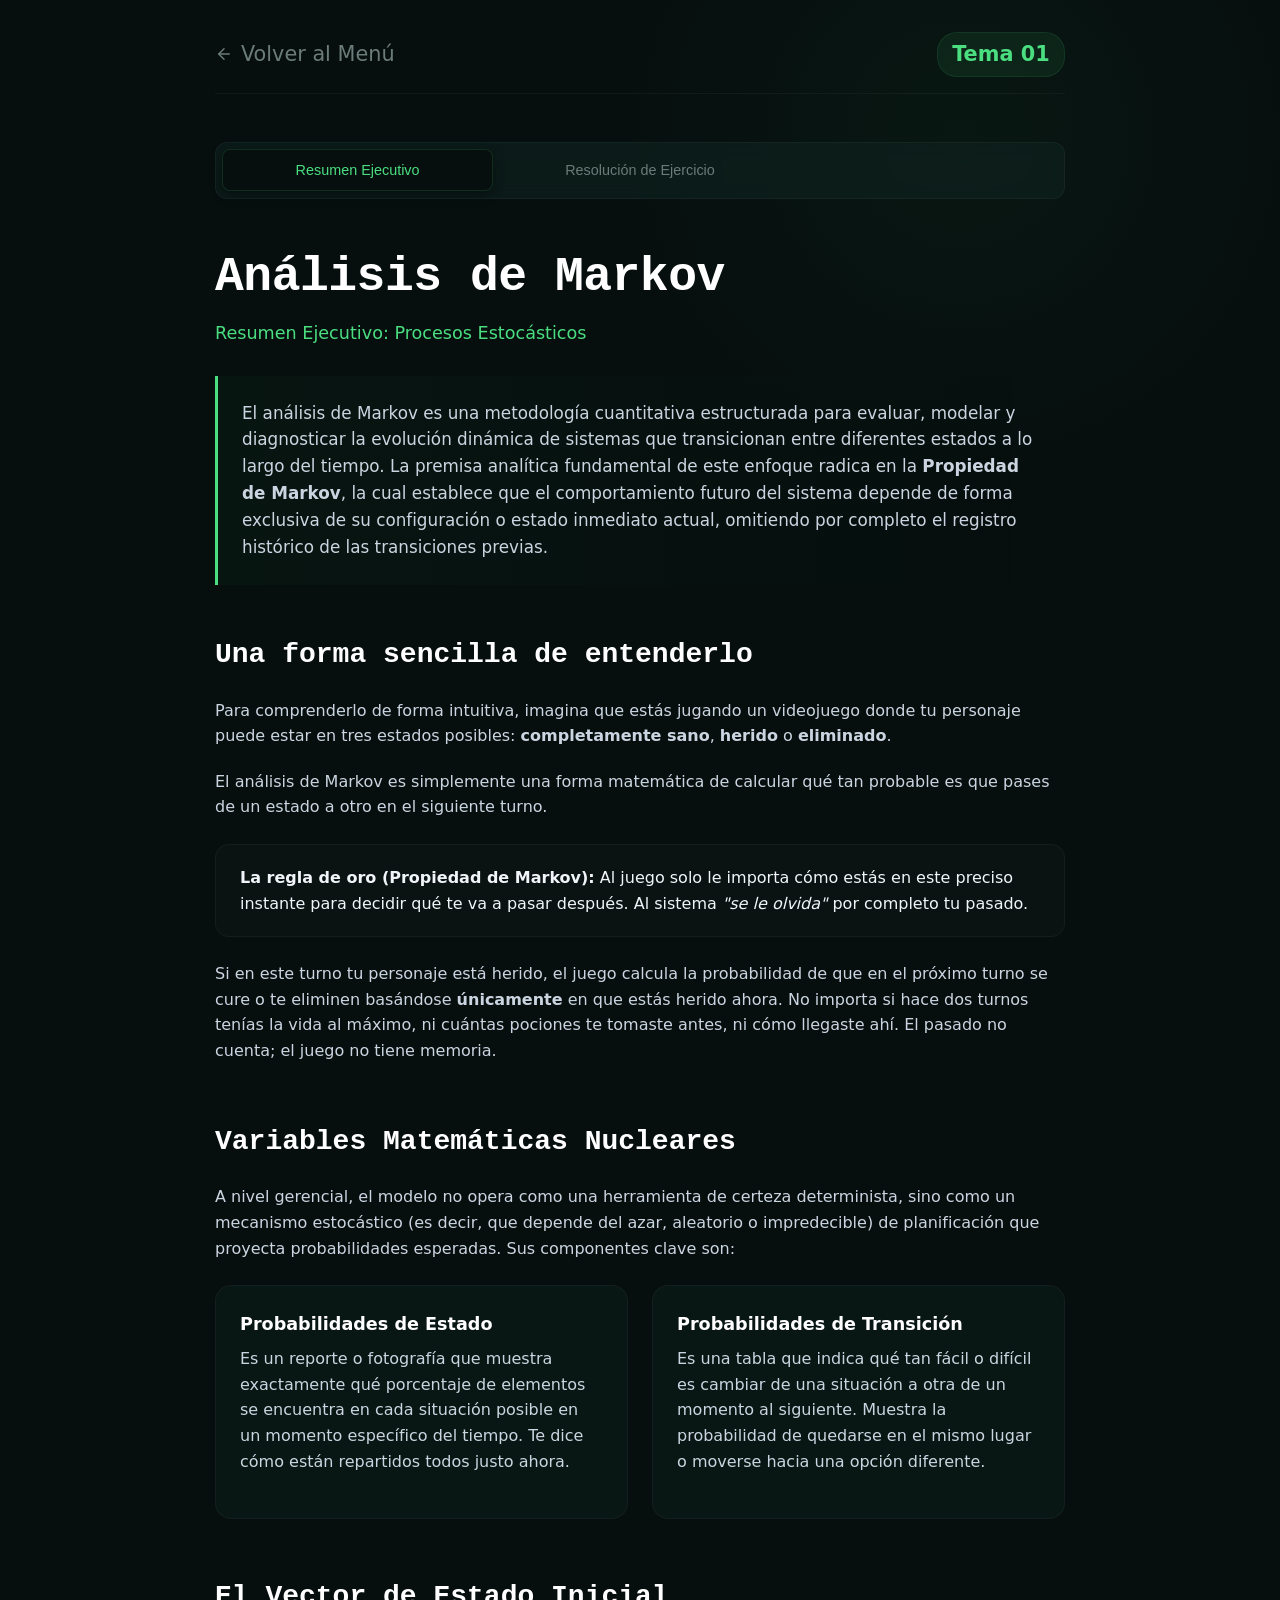
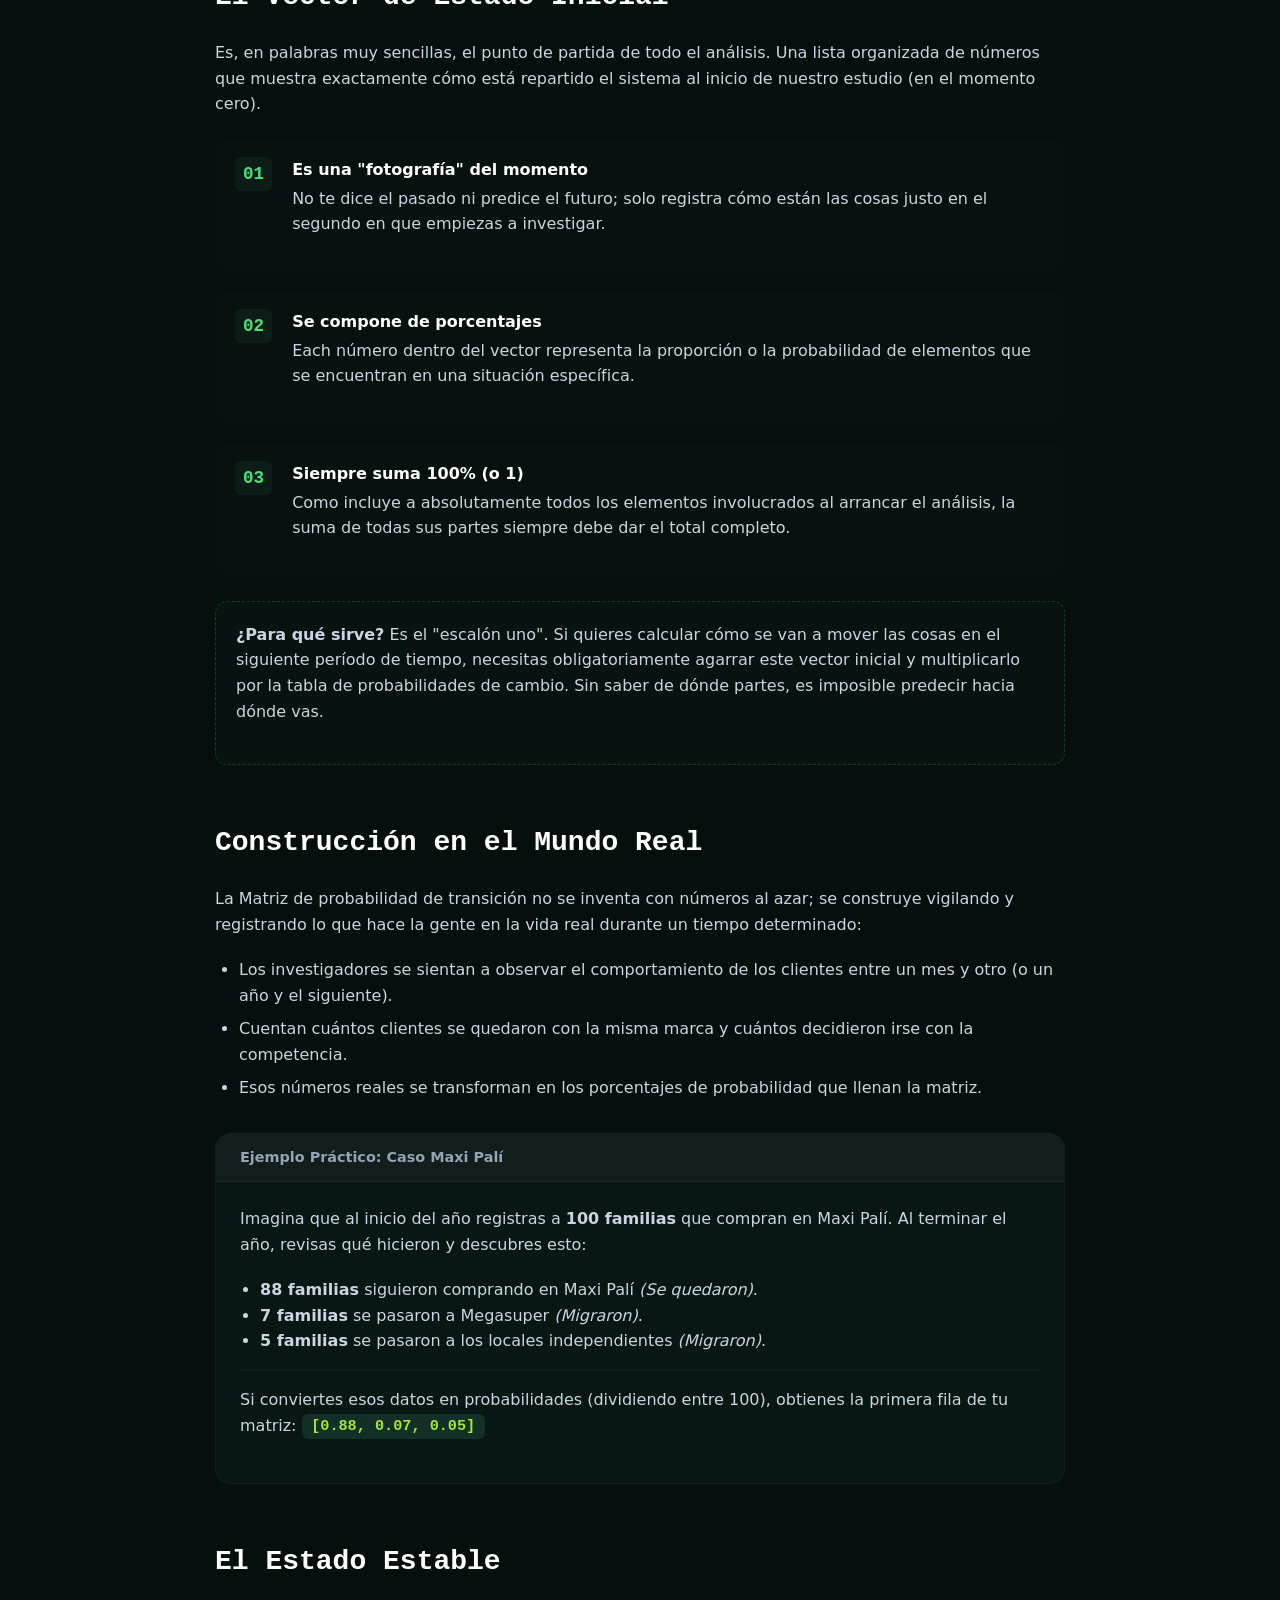
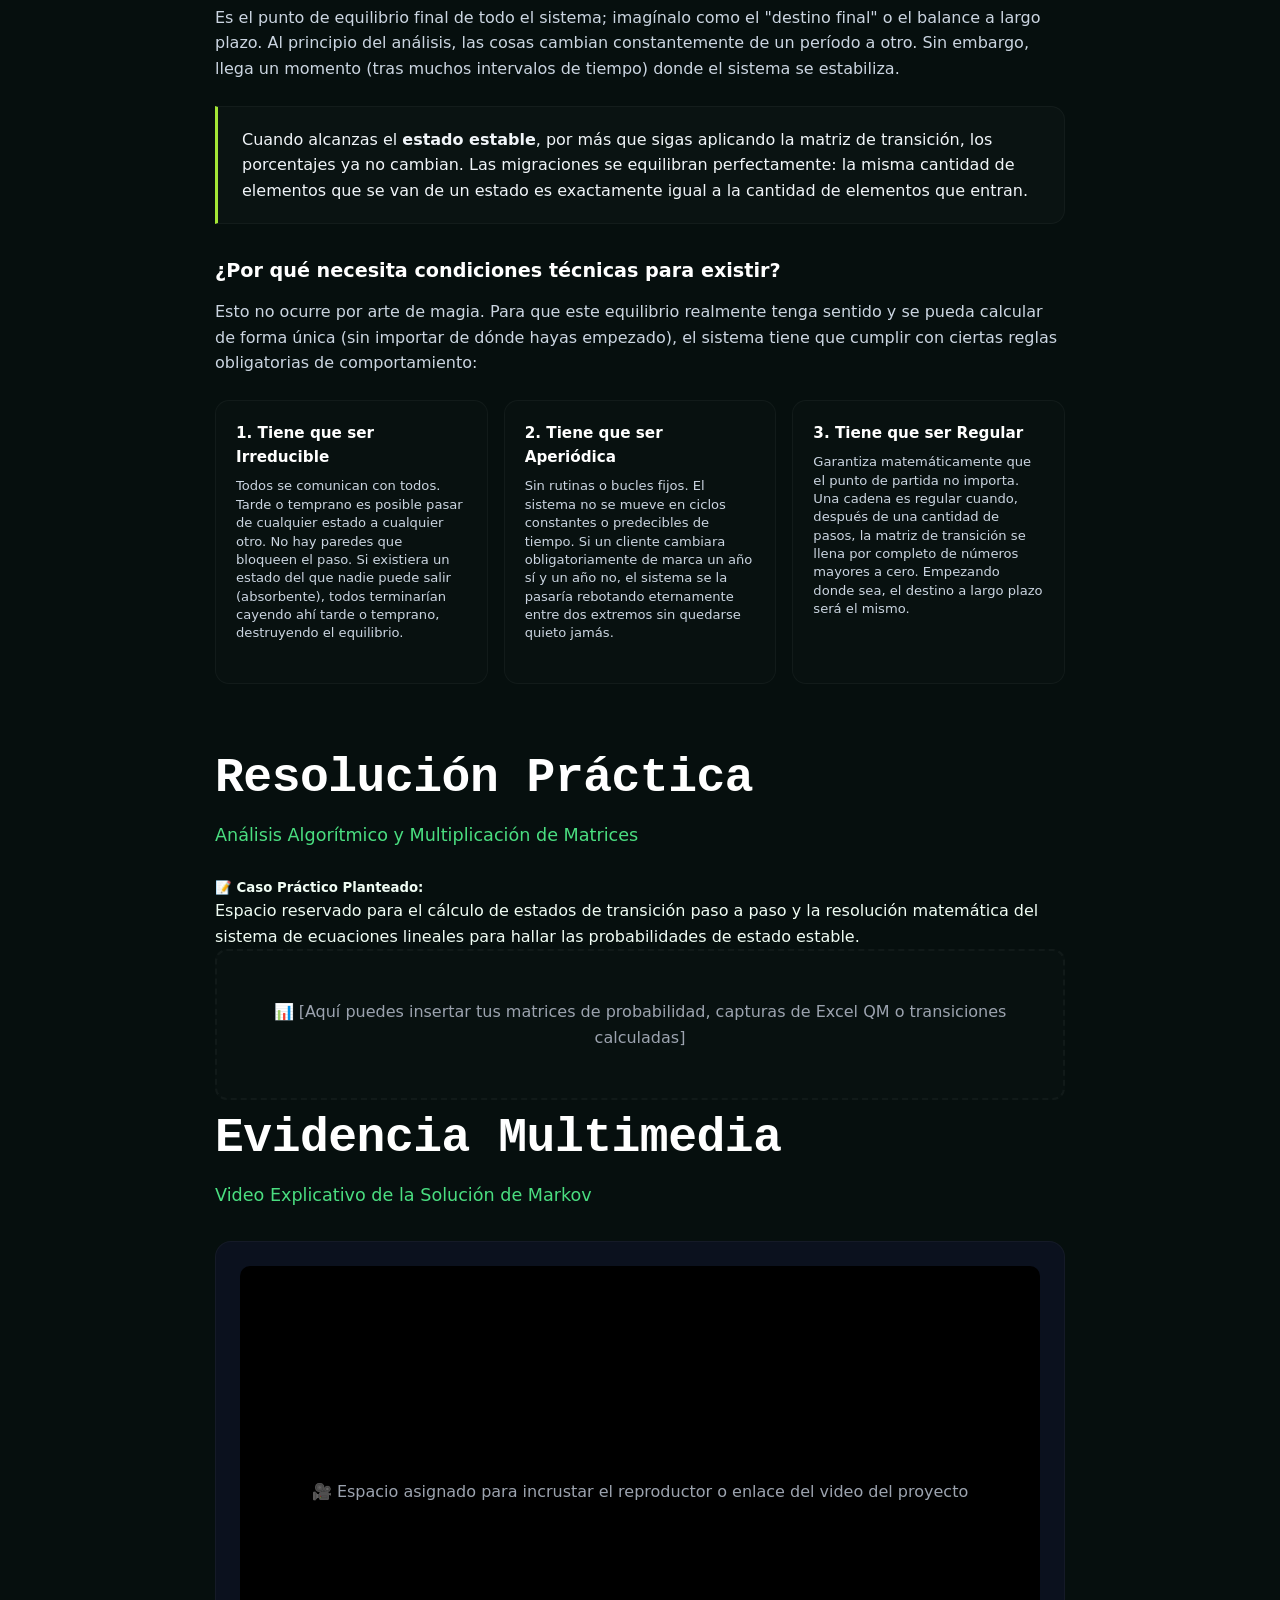
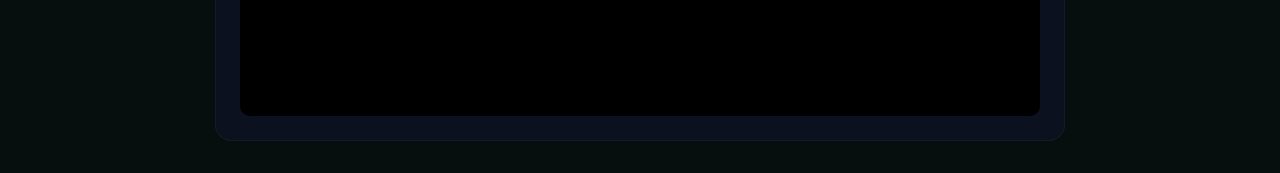
<file: analisis_markov/resumen_ejecutivo/index.html>
<!DOCTYPE html>
<html lang="es">
<head>
    <meta charset="UTF-8">
    <meta name="viewport" content="width=device-width, initial-scale=1.0">
    <title>Análisis de Markov - Portafolio</title>
    <link rel="stylesheet" href="../../submenu_global/submenu_global.css">
    <link rel="stylesheet" href="analisis_markov.css">
</head>
<body>

    <div class="orbe-decorativo"></div>

    <header class="header-tema">
        <a href="../../menu/menu.html" class="btn-regresar">
            <svg xmlns="http://www.w3.org/2000/svg" width="18" height="18" viewBox="0 0 24 24" fill="none" stroke="currentColor" stroke-width="2" stroke-linecap="round" stroke-linejoin="round"><line x1="19" y1="12" x2="5" y2="12"></line><polyline points="12 19 5 12 12 5"></polyline></svg>
            Volver al Menú
        </a>
        <span class="badge-tema">Tema 01</span>
    </header>

    <main class="contenedor-tema">
        
        <div id="tab-resumen" class="seccion-tab">
            
            <section class="introduccion-tema animate-fade">
                <h1 class="titulo-principal">Análisis de Markov</h1>
                <p class="bajada-titulo">Resumen Ejecutivo: Procesos Estocásticos</p>
                <div class="bloque-abstract">
                    <p>El análisis de Markov es una metodología cuantitativa estructurada para evaluar, modelar y diagnosticar la evolución dinámica de sistemas que transicionan entre diferentes estados a lo largo del tiempo. La premisa analítica fundamental de este enfoque radica en la <strong>Propiedad de Markov</strong>, la cual establece que el comportamiento futuro del sistema depende de forma exclusiva de su configuración o estado inmediato actual, omitiendo por completo el registro histórico de las transiciones previas.</p>
                </div>
            </section>

            <section class="seccion-contenido animate-fade">
                <h2 class="subtitulo-rockwell">Una forma sencilla de entenderlo</h2>
                <p>Para comprenderlo de forma intuitiva, imagina que estás jugando un videojuego donde tu personaje puede estar en tres estados posibles: <strong>completamente sano</strong>, <strong>herido</strong> o <strong>eliminado</strong>.</p>
                
                <p>El análisis de Markov es simplemente una forma matemática de calcular qué tan probable es que pases de un estado a otro en el siguiente turno.</p>

                <div class="destaque-regra">
                    <p><strong>La regla de oro (Propiedad de Markov):</strong> Al juego solo le importa cómo estás en este preciso instante para decidir qué te va a pasar después. Al sistema <em>"se le olvida"</em> por completo tu pasado.</p>
                </div>

                <p>Si en este turno tu personaje está herido, el juego calcula la probabilidad de que en el próximo turno se cure o te eliminen basándose <strong>únicamente</strong> en que estás herido ahora. No importa si hace dos turnos tenías la vida al máximo, ni cuántas pociones te tomaste antes, ni cómo llegaste ahí. El pasado no cuenta; el juego no tiene memoria.</p>
            </section>

            <section class="seccion-contenido animate-fade">
                <h2 class="subtitulo-rockwell">Variables Matemáticas Nucleares</h2>
                <p>A nivel gerencial, el modelo no opera como una herramienta de certeza determinista, sino como un mecanismo estocástico (es decir, que depende del azar, aleatorio o impredecible) de planificación que proyecta probabilidades esperadas. Sus componentes clave son:</p>

                <div class="grid-variables">
                    <div class="tarjeta-variable">
                        <h4>Probabilidades de Estado</h4>
                        <p>Es un reporte o fotografía que muestra exactamente qué porcentaje de elementos se encuentra en cada situación posible en un momento específico del tiempo. Te dice cómo están repartidos todos justo ahora.</p>
                    </div>
                    <div class="tarjeta-variable">
                        <h4>Probabilidades de Transición</h4>
                        <p>Es una tabla que indica qué tan fácil o difícil es cambiar de una situación a otra de un momento al siguiente. Muestra la probabilidad de quedarse en el mismo lugar o moverse hacia una opción diferente.</p>
                    </div>
                </div>
            </section>

            <section class="seccion-contenido animate-fade">
                <h2 class="subtitulo-rockwell">El Vector de Estado Inicial</h2>
                <p>Es, en palabras muy sencillas, el punto de partida de todo el análisis. Una lista organizada de números que muestra exactamente cómo está repartido el sistema al inicio de nuestro estudio (en el momento cero).</p>
                
                <div class="tabla-caracteristicas">
                    <div class="fila-caracteristica">
                        <span class="numero-guia">01</span>
                        <div>
                            <h5>Es una "fotografía" del momento</h5>
                            <p>No te dice el pasado ni predice el futuro; solo registra cómo están las cosas justo en el segundo en que empiezas a investigar.</p>
                        </div>
                    </div>
                    <div class="fila-caracteristica">
                        <span class="numero-guia">02</span>
                        <div>
                            <h5>Se compone de porcentajes</h5>
                            <p>Each número dentro del vector representa la proporción o la probabilidad de elementos que se encuentran en una situación específica.</p>
                        </div>
                    </div>
                    <div class="fila-caracteristica">
                        <span class="numero-guia">03</span>
                        <div>
                            <h5>Siempre suma 100% (o 1)</h5>
                            <p>Como incluye a absolutamente todos los elementos involucrados al arrancar el análisis, la suma de todas sus partes siempre debe dar el total completo.</p>
                        </div>
                    </div>
                </div>

                <div class="caja-uso">
                    <p><strong>¿Para qué sirve?</strong> Es el "escalón uno". Si quieres calcular cómo se van a mover las cosas en el siguiente período de tiempo, necesitas obligatoriamente agarrar este vector inicial y multiplicarlo por la tabla de probabilidades de cambio. Sin saber de dónde partes, es imposible predecir hacia dónde vas.</p>
                </div>
            </section>

            <section class="seccion-contenido animate-fade">
                <h2 class="subtitulo-rockwell">Construcción en el Mundo Real</h2>
                <p>La Matriz de probabilidad de transición no se inventa con números al azar; se construye vigilando y registrando lo que hace la gente en la vida real durante un tiempo determinado:</p>
                
                <ul class="lista-pasos">
                    <li>Los investigadores se sientan a observar el comportamiento de los clientes entre un mes y otro (o un año y el siguiente).</li>
                    <li>Cuentan cuántos clientes se quedaron con la misma marca y cuántos decidieron irse con la competencia.</li>
                    <li>Esos números reales se transforman en los porcentajes de probabilidad que llenan la matriz.</li>
                </ul>

                <div class="ejemplo-contenedor">
                    <div class="ejemplo-cabecera">Ejemplo Práctico: Caso Maxi Palí</div>
                    <div class="ejemplo-cuerpo">
                        <p>Imagina que al inicio del año registras a <strong>100 familias</strong> que compran en Maxi Palí. Al terminar el año, revisas qué hicieron y descubres esto:</p>
                        <ul>
                            <li><strong>88 familias</strong> siguieron comprando en Maxi Palí <em>(Se quedaron)</em>.</li>
                            <li><strong>7 familias</strong> se pasaron a Megasuper <em>(Migraron)</em>.</li>
                            <li><strong>5 familias</strong> se pasaron a los locales independientes <em>(Migraron)</em>.</li>
                        </ul>
                        <p class="resultado-matriz">Si conviertes esos datos en probabilidades (dividiendo entre 100), obtienes la primera fila de tu matriz: <span class="vector-codigo">[0.88, 0.07, 0.05]</span></p>
                    </div>
                </div>
            </section>

            <section class="seccion-contenido animate-fade">
                <h2 class="subtitulo-rockwell">El Estado Estable</h2>
                <p>Es el punto de equilibrio final de todo el sistema; imagínalo como el "destino final" o el balance a largo plazo. Al principio del análisis, las cosas cambian constantemente de un período a otro. Sin embargo, llega un momento (tras muchos intervalos de tiempo) donde el sistema se estabiliza.</p>
                
                <div class="destaque-regra balance">
                    <p>Cuando alcanzas el <strong>estado estable</strong>, por más que sigas aplicando la matriz de transición, los porcentajes ya no cambian. Las migraciones se equilibran perfectamente: la misma cantidad de elementos que se van de un estado es exactamente igual a la cantidad de elementos que entran.</p>
                </div>

                <h3 class="subtitulo-tecnico">¿Por qué necesita condiciones técnicas para existir?</h3>
                <p>Esto no ocurre por arte de magia. Para que este equilibrio realmente tenga sentido y se pueda calcular de forma única (sin importar de dónde hayas empezado), el sistema tiene que cumplir con ciertas reglas obligatorias de comportamiento:</p>

                <div class="grid-condiciones">
                    <div class="tarjeta-condicion">
                        <h5>1. Tiene que ser Irreducible</h5>
                        <p>Todos se comunican con todos. Tarde o temprano es posible pasar de cualquier estado a cualquier otro. No hay paredes que bloqueen el paso. Si existiera un estado del que nadie puede salir (absorbente), todos terminarían cayendo ahí tarde o temprano, destruyendo el equilibrio.</p>
                    </div>
                    <div class="tarjeta-condicion">
                        <h5>2. Tiene que ser Aperiódica</h5>
                        <p>Sin rutinas o bucles fijos. El sistema no se mueve en ciclos constantes o predecibles de tiempo. Si un cliente cambiara obligatoriamente de marca un año sí y un año no, el sistema se la pasaría rebotando eternamente entre dos extremos sin quedarse quieto jamás.</p>
                    </div>
                    <div class="tarjeta-condicion">
                        <h5>3. Tiene que ser Regular</h5>
                        <p>Garantiza matemáticamente que el punto de partida no importa. Una cadena es regular cuando, después de una cantidad de pasos, la matriz de transición se llena por completo de números mayores a cero. Empezando donde sea, el destino a largo plazo será el mismo.</p>
                    </div>
                </div>
            </section>
        </div>

        <div id="tab-ejercicio" class="seccion-tab">
            <section class="introduccion-tema">
                <h1 class="titulo-principal">Resolución Práctica</h1>
                <p class="bajada-titulo">Análisis Algorítmico y Multiplicación de Matrices</p>
                
                <div class="caso-real">
                    <h5>📝 Caso Práctico Planteado:</h5>
                    <p>Espacio reservado para el cálculo de estados de transición paso a paso y la resolución matemática del sistema de ecuaciones lineales para hallar las probabilidades de estado estable.</p>
                </div>

                <div style="background: rgba(255,255,255,0.01); border: 2px dashed rgba(255,255,255,0.04); padding: 3rem; border-radius: 12px; text-align: center; color: #9ca3af;">
                    📊 [Aquí puedes insertar tus matrices de probabilidad, capturas de Excel QM o transiciones calculadas]
                </div>
            </section>
        </div>

        <div id="tab-video" class="seccion-tab">
            <section class="introduccion-tema">
                <h1 class="titulo-principal">Evidencia Multimedia</h1>
                <p class="bajada-titulo">Video Explicativo de la Solución de Markov</p>
                
                <div style="background: #0b111e; border: 1px solid rgba(255,255,255,0.04); border-radius: 16px; padding: 1.5rem; margin-top: 2rem;">
                    <div style="background: #000; width: 100%; aspect-ratio: 16/9; border-radius: 10px; display: flex; align-items: center; justify-content: center; color: #9ca3af;">
                        <span>🎥 Espacio asignado para incrustar el reproductor o enlace del video del proyecto</span>
                    </div>
                </div>
            </section>
        </div>

    </main>

    <script src="../../submenu_global/submenu_global.js"></script>
    
    <script src="analisis_markov.js"></script>
</body>
</html>
</file>
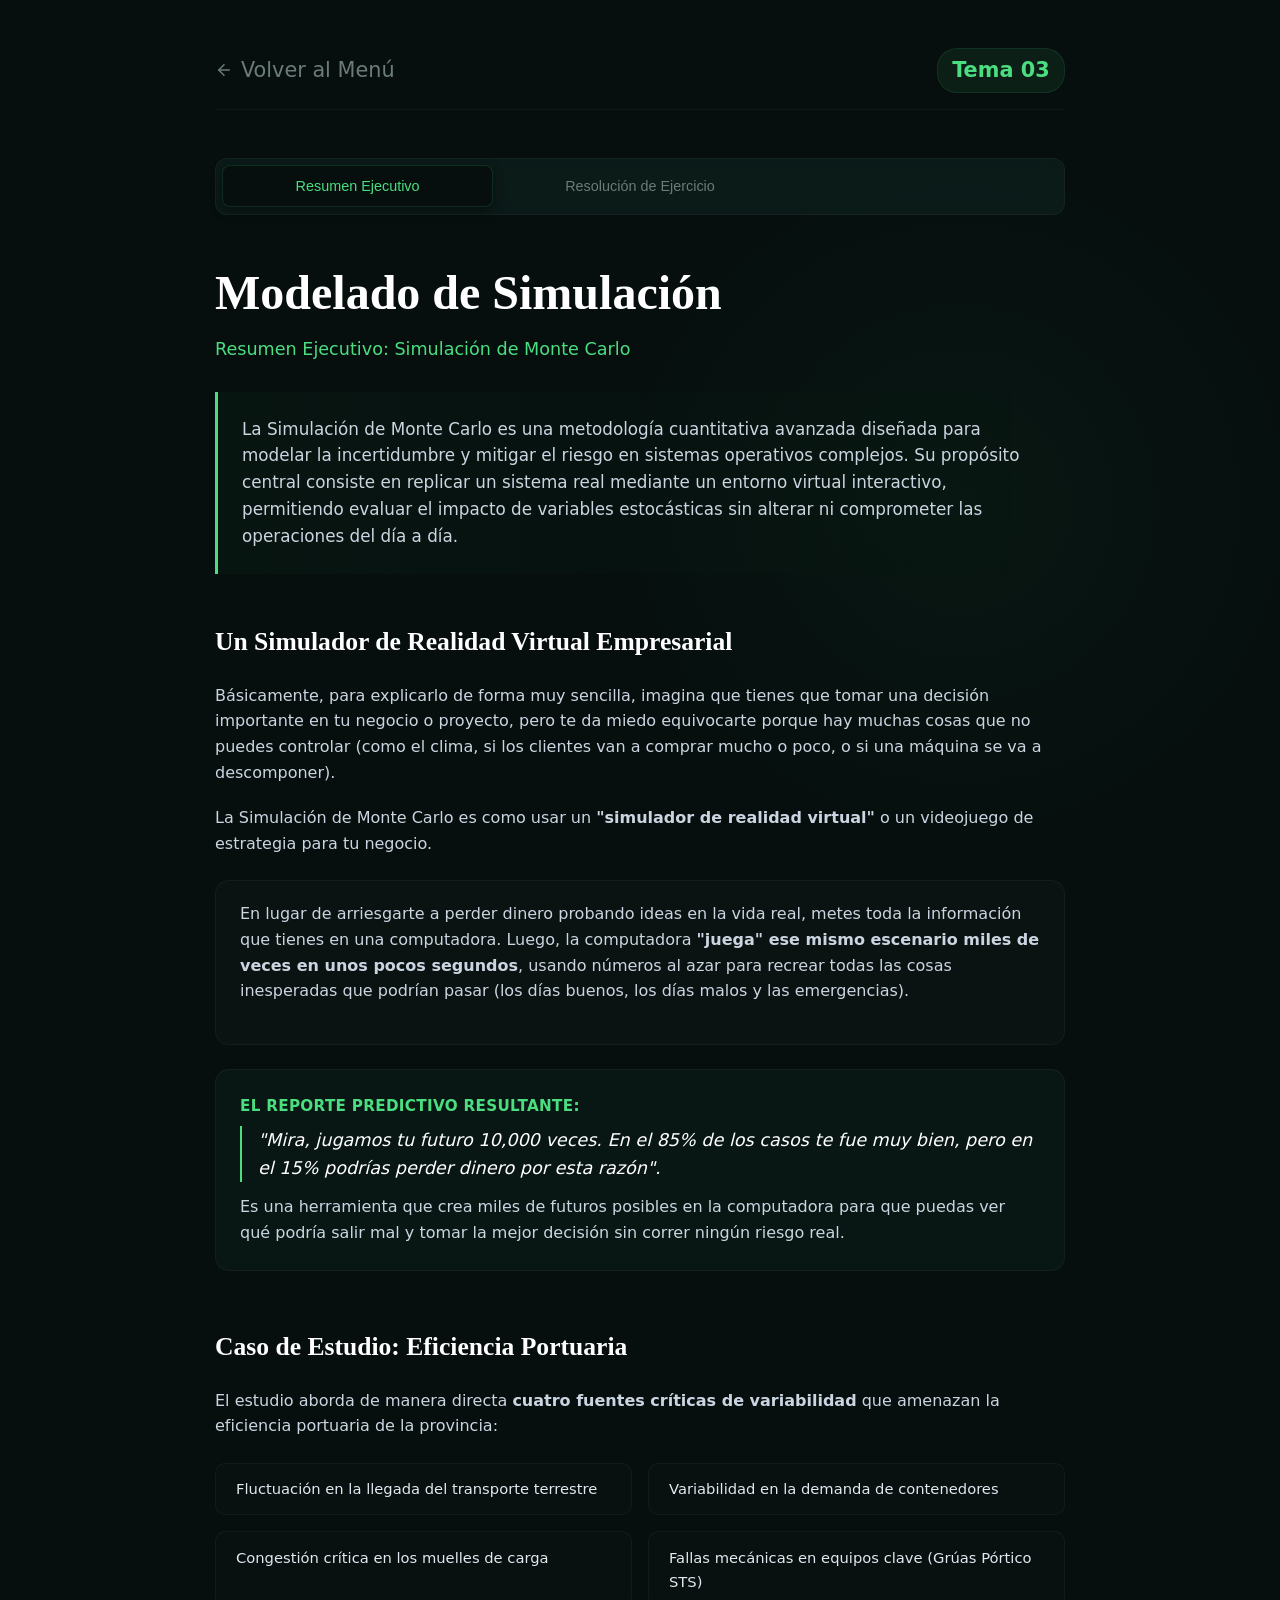
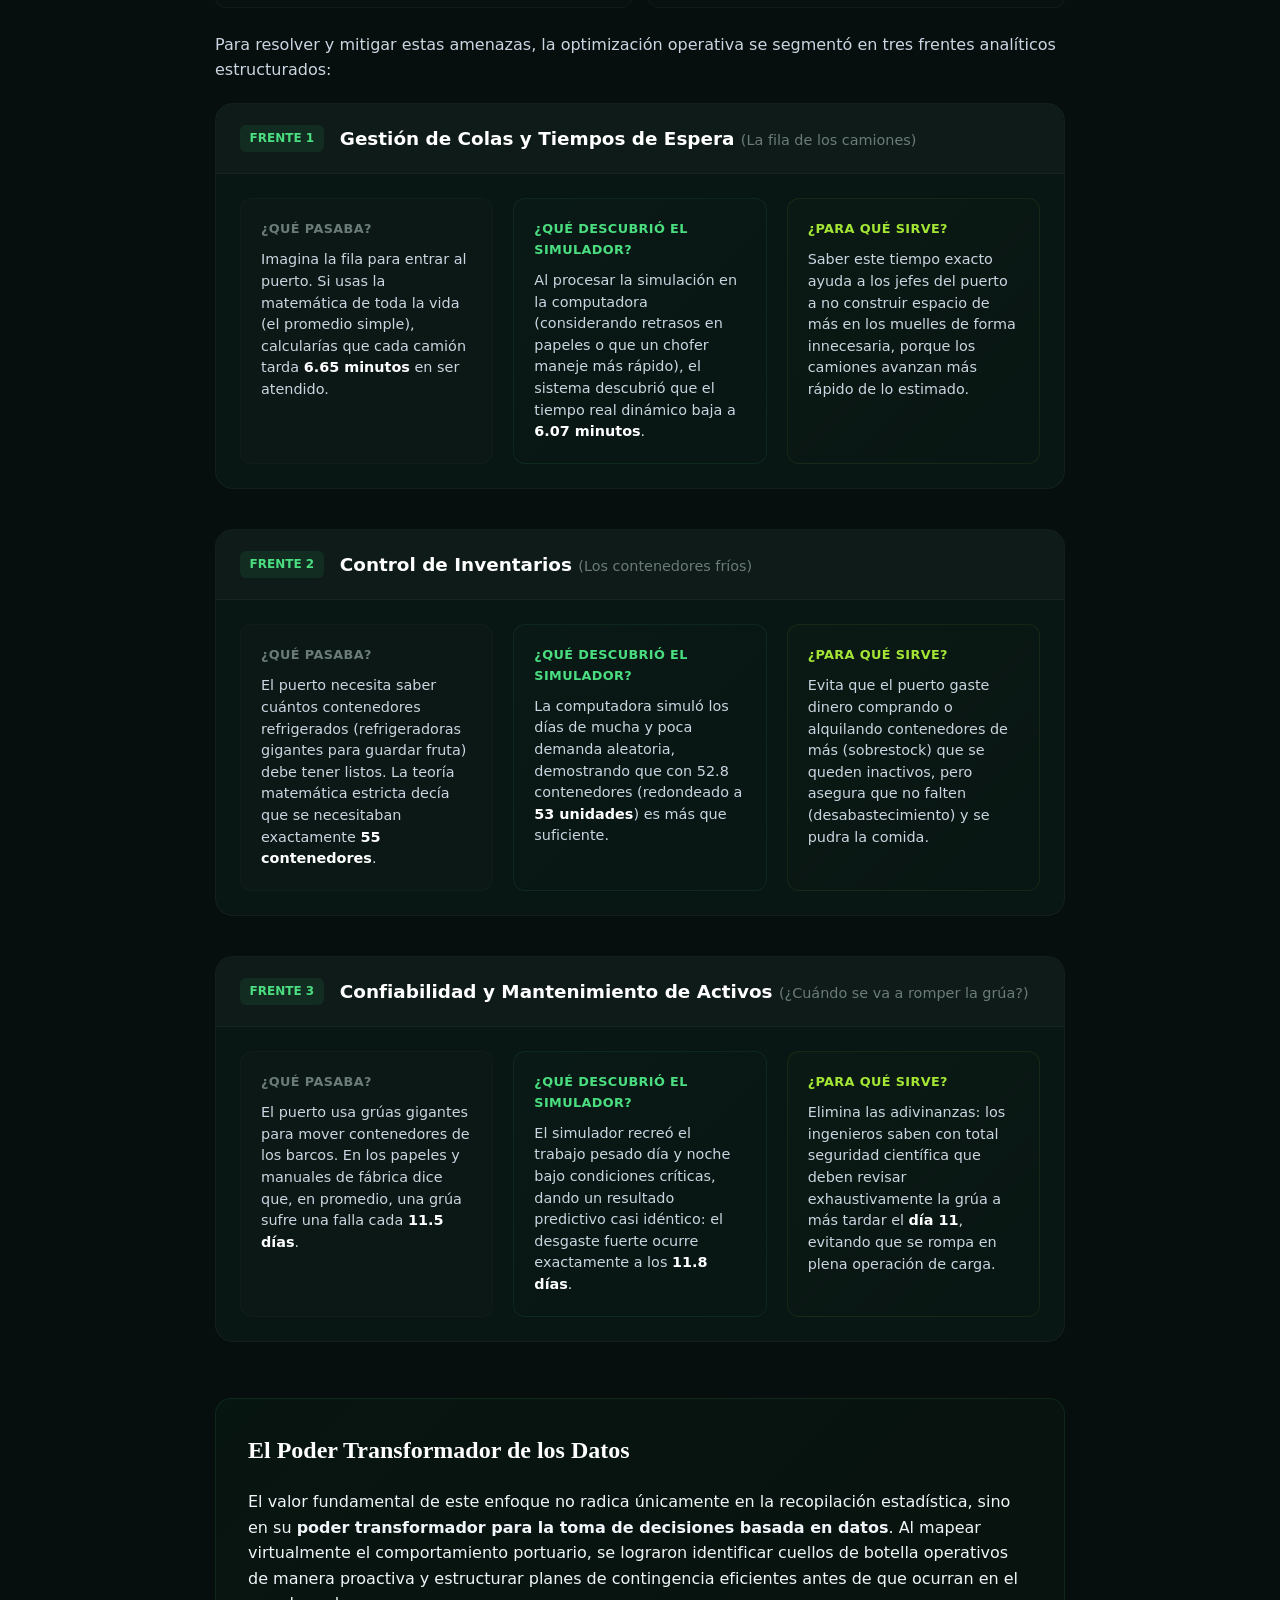
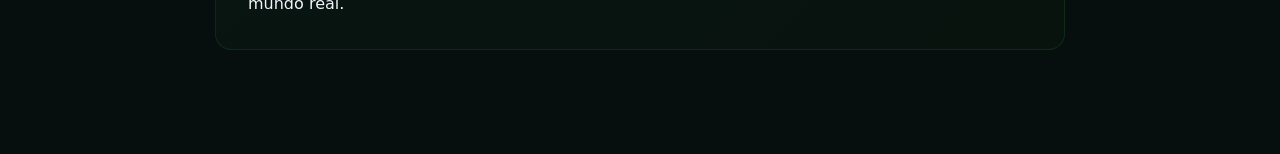
<file: modelado_simulacion/resumen_ejecutivo/index.html>
<!DOCTYPE html>
<html lang="es">
<head>
    <meta charset="UTF-8">
    <meta name="viewport" content="width=device-width, initial-scale=1.0">
    <title>Modelado de Simulación - Portafolio</title>
    <link rel="stylesheet" href="../../submenu_global/submenu_global.css">
    <link rel="stylesheet" href="modelado_simulacion.css">
</head>
<body>

    <div class="orbe-decorativo"></div>

    <header class="header-tema">
        <a href="../../menu/menu.html" class="btn-regresar">
            <svg xmlns="http://www.w3.org/2000/svg" width="18" height="18" viewBox="0 0 24 24" fill="none" stroke="currentColor" stroke-width="2" stroke-linecap="round" stroke-linejoin="round"><line x1="19" y1="12" x2="5" y2="12"></line><polyline points="12 19 5 12 12 5"></polyline></svg>
            Volver al Menú
        </a>
        <span class="badge-tema">Tema 03</span>
    </header>

    <main class="contenedor-tema">
        
        <section class="introduccion-tema animate-fade">
            <h1 class="titulo-principal">Modelado de Simulación</h1>
            <p class="bajada-titulo">Resumen Ejecutivo: Simulación de Monte Carlo</p>
            <div class="bloque-abstract">
                <p>La Simulación de Monte Carlo es una metodología cuantitativa avanzada diseñada para modelar la incertidumbre y mitigar el riesgo en sistemas operativos complejos. Su propósito central consiste en replicar un sistema real mediante un entorno virtual interactivo, permitiendo evaluar el impacto de variables estocásticas sin alterar ni comprometer las operaciones del día a día.</p>
            </div>
        </section>

        <section class="seccion-contenido animate-fade">
            <h2 class="subtitulo-rockwell">Un Simulador de Realidad Virtual Empresarial</h2>
            <p>Básicamente, para explicarlo de forma muy sencilla, imagina que tienes que tomar una decisión importante en tu negocio o proyecto, pero te da miedo equivocarte porque hay muchas cosas que no puedes controlar (como el clima, si los clientes van a comprar mucho o poco, o si una máquina se va a descomponer).</p>
            
            <p>La Simulación de Monte Carlo es como usar un <strong>"simulador de realidad virtual"</strong> o un videojuego de estrategia para tu negocio.</p>

            <div class="destaque-regra">
                <p>En lugar de arriesgarte a perder dinero probando ideas en la vida real, metes toda la información que tienes en una computadora. Luego, la computadora <strong>"juega" ese mismo escenario miles de veces en unos pocos segundos</strong>, usando números al azar para recrear todas las cosas inesperadas que podrían pasar (los días buenos, los días malos y las emergencias).</p>
            </div>

            <div class="caja-reporte">
                <h5>El Reporte Predictivo Resultante:</h5>
                <blockquote>"Mira, jugamos tu futuro 10,000 veces. En el 85% de los casos te fue muy bien, pero en el 15% podrías perder dinero por esta razón".</blockquote>
                <p class="conclusion-reporte">Es una herramienta que crea miles de futuros posibles en la computadora para que puedas ver qué podría salir mal y tomar la mejor decisión sin correr ningún riesgo real.</p>
            </div>
        </section>

        <section class="seccion-contenido animate-fade">
            <h2 class="subtitulo-rockwell">Caso de Estudio: Eficiencia Portuaria</h2>
            <p>El estudio aborda de manera directa <strong>cuatro fuentes críticas de variabilidad</strong> que amenazan la eficiencia portuaria de la provincia:</p>
            
            <div class="grid-fuentes">
                <div class="fuente-item">Fluctuación en la llegada del transporte terrestre</div>
                <div class="fuente-item">Variabilidad en la demanda de contenedores</div>
                <div class="fuente-item">Congestión crítica en los muelles de carga</div>
                <div class="fuente-item">Fallas mecánicas en equipos clave (Grúas Pórtico STS)</div>
            </div>

            <p style="margin-top: 1.5rem;">Para resolver y mitigar estas amenazas, la optimización operativa se segmentó en tres frentes analíticos estructurados:</p>

            <div class="bloque-analisis-mc">
                <div class="cabecera-analisis-mc">
                    <span class="etiqueta-frente-mc">Frente 1</span>
                    <h3>Gestión de Colas y Tiempos de Espera <span class="sub-linea-mc">(La fila de los camiones)</span></h3>
                </div>
                <div class="cuerpo-analisis-mc">
                    <div class="grid-mc-tres">
                        <div class="mc-card">
                            <span class="mc-card-tag">¿Qué pasaba?</span>
                            <p>Imagina la fila para entrar al puerto. Si usas la matemática de toda la vida (el promedio simple), calcularías que cada camión tarda <strong>6.65 minutos</strong> en ser atendido.</p>
                        </div>
                        <div class="mc-card revelacion">
                            <span class="mc-card-tag">¿Qué descubrió el simulador?</span>
                            <p>Al procesar la simulación en la computadora (considerando retrasos en papeles o que un chofer maneje más rápido), el sistema descubrió que el tiempo real dinámico baja a <strong>6.07 minutos</strong>.</p>
                        </div>
                        <div class="mc-card utilidad">
                            <span class="mc-card-tag">¿Para qué sirve?</span>
                            <p>Saber este tiempo exacto ayuda a los jefes del puerto a no construir espacio de más en los muelles de forma innecesaria, porque los camiones avanzan más rápido de lo estimado.</p>
                        </div>
                    </div>
                </div>
            </div>

            <div class="bloque-analisis-mc">
                <div class="cabecera-analisis-mc">
                    <span class="etiqueta-frente-mc">Frente 2</span>
                    <h3>Control de Inventarios <span class="sub-linea-mc">(Los contenedores fríos)</span></h3>
                </div>
                <div class="cuerpo-analisis-mc">
                    <div class="grid-mc-tres">
                        <div class="mc-card">
                            <span class="mc-card-tag">¿Qué pasaba?</span>
                            <p>El puerto necesita saber cuántos contenedores refrigerados (refrigeradoras gigantes para guardar fruta) debe tener listos. La teoría matemática estricta decía que se necesitaban exactamente <strong>55 contenedores</strong>.</p>
                        </div>
                        <div class="mc-card revelacion">
                            <span class="mc-card-tag">¿Qué descubrió el simulador?</span>
                            <p>La computadora simuló los días de mucha y poca demanda aleatoria, demostrando que con 52.8 contenedores (redondeado a <strong>53 unidades</strong>) es más que suficiente.</p>
                        </div>
                        <div class="mc-card utilidad">
                            <span class="mc-card-tag">¿Para qué sirve?</span>
                            <p>Evita que el puerto gaste dinero comprando o alquilando contenedores de más (sobrestock) que se queden inactivos, pero asegura que no falten (desabastecimiento) y se pudra la comida.</p>
                        </div>
                    </div>
                </div>
            </div>

            <div class="bloque-analisis-mc">
                <div class="cabecera-analisis-mc">
                    <span class="etiqueta-frente-mc">Frente 3</span>
                    <h3>Confiabilidad y Mantenimiento de Activos <span class="sub-linea-mc">(¿Cuándo se va a romper la grúa?)</span></h3>
                </div>
                <div class="cuerpo-analisis-mc">
                    <div class="grid-mc-tres">
                        <div class="mc-card">
                            <span class="mc-card-tag">¿Qué pasaba?</span>
                            <p>El puerto usa grúas gigantes para mover contenedores de los barcos. En los papeles y manuales de fábrica dice que, en promedio, una grúa sufre una falla cada <strong>11.5 días</strong>.</p>
                        </div>
                        <div class="mc-card revelacion">
                            <span class="mc-card-tag">¿Qué descubrió el simulador?</span>
                            <p>El simulador recreó el trabajo pesado día y noche bajo condiciones críticas, dando un resultado predictivo casi idéntico: el desgaste fuerte ocurre exactamente a los <strong>11.8 días</strong>.</p>
                        </div>
                        <div class="mc-card utilidad">
                            <span class="mc-card-tag">¿Para qué sirve?</span>
                            <p>Elimina las adivinanzas: los ingenieros saben con total seguridad científica que deben revisar exhaustivamente la grúa a más tardar el <strong>día 11</strong>, evitando que se rompa en plena operación de carga.</p>
                        </div>
                    </div>
                </div>
            </div>
        </section>

        <section class="seccion-contenido animate-fade">
            <div class="caja-uso-mc transformador">
                <h3 class="subtitulo-rockwell" style="margin-top: 0; font-size: 1.5rem;">El Poder Transformador de los Datos</h3>
                <p style="margin-bottom: 0; color: #f1f5f9;">El valor fundamental de este enfoque no radica únicamente en la recopilación estadística, sino en su <strong>poder transformador para la toma de decisiones basada en datos</strong>. Al mapear virtualmente el comportamiento portuario, se lograron identificar cuellos de botella operativos de manera proactiva y estructurar planes de contingencia eficientes antes de que ocurran en el mundo real.</p>
            </div>
        </section>

    </main>

    <script src="../../submenu_global/submenu_global.js"></script>
    <script src="modelado_simulacion.js"></script>
</body>
</html>
</file>
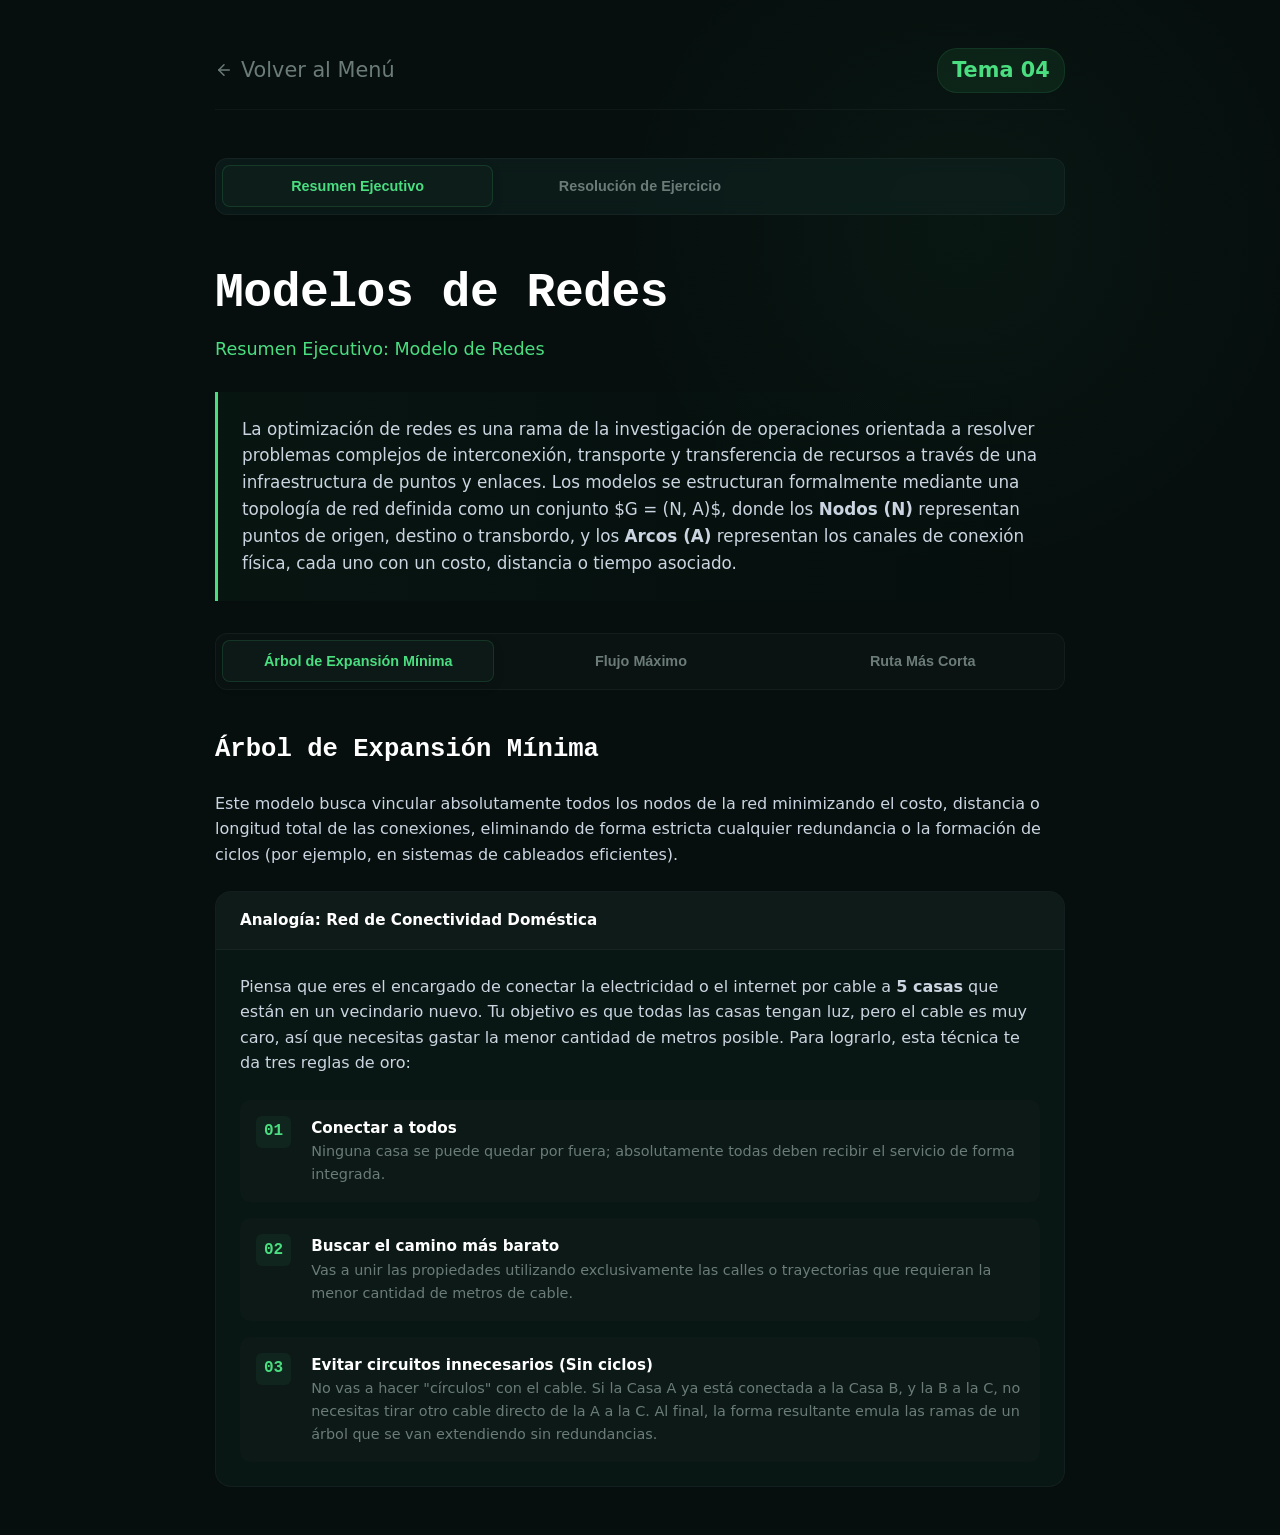
<file: modelo_redes/resumen_ejecutivo/index.html>
<!DOCTYPE html>
<html lang="es">
<head>
    <meta charset="UTF-8">
    <meta name="viewport" content="width=device-width, initial-scale=1.0">
    <title>Modelos de Redes - Portafolio</title>
    <link rel="stylesheet" href="../../submenu_global/submenu_global.css">
    <link rel="stylesheet" href="modelo_redes.css">
</head>
<body>

    <div class="orbe-decorativo"></div>

    <header class="header-tema">
        <a href="../../menu/menu.html" class="btn-regresar">
            <svg xmlns="http://www.w3.org/2000/svg" width="18" height="18" viewBox="0 0 24 24" fill="none" stroke="currentColor" stroke-width="2" stroke-linecap="round" stroke-linejoin="round"><line x1="19" y1="12" x2="5" y2="12"></line><polyline points="12 19 5 12 12 5"></polyline></svg>
            Volver al Menú
        </a>
        <span class="badge-tema">Tema 04</span>
    </header>

    <main class="contenedor-tema">
        
        <section class="introduccion-tema animate-fade">
            <h1 class="titulo-principal">Modelos de Redes</h1>
            <p class="bajada-titulo">Resumen Ejecutivo: Modelo de Redes</p>
            <div class="bloque-abstract">
                <p>La optimización de redes es una rama de la investigación de operaciones orientada a resolver problemas complejos de interconexión, transporte y transferencia de recursos a través de una infraestructura de puntos y enlaces. Los modelos se estructuran formalmente mediante una topología de red definida como un conjunto $G = (N, A)$, donde los <strong>Nodos (N)</strong> representan puntos de origen, destino o transbordo, y los <strong>Arcos (A)</strong> representan los canales de conexión física, cada uno con un costo, distancia o tiempo asociado.</p>
            </div>
        </section>

        <nav class="navegacion-redes animate-fade">
            <button class="tab-btn activo" data-tab="expansion">Árbol de Expansión Mínima</button>
            <button class="tab-btn" data-tab="flujo">Flujo Máximo</button>
            <button class="tab-btn" data-tab="ruta">Ruta Más Corta</button>
        </nav>

        <div class="contenedor-tabs animate-fade">

            <section class="tab-contenido activo" id="expansion">
                <h2 class="subtitulo-rockwell">Árbol de Expansión Mínima</h2>
                <p>Este modelo busca vincular absolutamente todos los nodos de la red minimizando el costo, distancia o longitud total de las conexiones, eliminando de forma estricta cualquier redundancia o la formación de ciclos (por ejemplo, en sistemas de cableados eficientes).</p>

                <div class="ejemplo-contenedor redes">
                    <div class="ejemplo-cabecera">Analogía: Red de Conectividad Doméstica</div>
                    <div class="ejemplo-cuerpo">
                        <p>Piensa que eres el encargado de conectar la electricidad o el internet por cable a <strong>5 casas</strong> que están en un vecindario nuevo. Tu objetivo es que todas las casas tengan luz, pero el cable es muy caro, así que necesitas gastar la menor cantidad de metros posible. Para lograrlo, esta técnica te da tres reglas de oro:</p>
                        
                        <div class="tabla-caracteristicas">
                            <div class="fila-caracteristica">
                                <span class="numero-guia">01</span>
                                <div>
                                    <h5>Conectar a todos</h5>
                                    <p>Ninguna casa se puede quedar por fuera; absolutamente todas deben recibir el servicio de forma integrada.</p>
                                </div>
                            </div>
                            <div class="fila-caracteristica">
                                <span class="numero-guia">02</span>
                                <div>
                                    <h5>Buscar el camino más barato</h5>
                                    <p>Vas a unir las propiedades utilizando exclusivamente las calles o trayectorias que requieran la menor cantidad de metros de cable.</p>
                                </div>
                            </div>
                            <div class="fila-caracteristica">
                                <span class="numero-guia">03</span>
                                <div>
                                    <h5>Evitar circuitos innecesarios (Sin ciclos)</h5>
                                    <p>No vas a hacer "círculos" con el cable. Si la Casa A ya está conectada a la Casa B, y la B a la C, no necesitas tirar otro cable directo de la A a la C. Al final, la forma resultante emula las ramas de un árbol que se van extendiendo sin redundancias.</p>
                                </div>
                            </div>
                        </div>
                    </div>
                </div>
            </section>

            <section class="tab-contenido" id="flujo">
                <h2 class="subtitulo-rockwell">Flujo Máximo</h2>
                <p>Este enfoque maximiza el volumen total de recursos que se pueden trasladar de forma simultánea desde un nodo fuente (origen) hasta un nodo sumidero (destino), respetando de forma estricta las restricciones de capacidad física de cada arco e identificando cuellos de botella operativos.</p>

                <div class="ejemplo-contenedor redes">
                    <div class="ejemplo-cabecera">Analogía: Red de Distribución de Agua Ciudadana</div>
                    <div class="ejemplo-cuerpo">
                        <p>Imagina que eres el administrador de la red de tuberías de agua de toda tu ciudad. Tu trabajo es mandar la mayor cantidad de agua posible desde la planta central (la fuente) hasta el gran tanque del barrio del otro lado de la ciudad (el destino). El modelo evalúa dos variables fundamentales:</p>

                        <div class="grid-comparativa">
                            <div class="item-comparativa">
                                <strong>La capacidad de los tubos (Restricciones):</strong>
                                <p>Las tuberías no son del mismo tamaño. Algunas son tubos gigantescos, pero otras son delgadas. Aunque quieras mandar un río entero, por un tubo estrecho solo va a pasar lo que su diámetro permita.</p>
                            </div>
                            <div class="item-comparativa acento">
                                <strong>Los Cuellos de Botella:</strong>
                                <p>Si un gran volumen de agua viene por un tubo gigante y de repente entra a uno muy estrecho para llegar al destino, ese punto frena todo el sistema, limita la recepción y acumula el recurso.</p>
                            </div>
                        </div>

                        <p class="utilidad-texto"><strong>Valor Matemático:</strong> Esta herramienta calcula el límite máximo exacto de flujo de la red combinada, te indica por cuáles caminos desviar los recursos para aprovechar cada espacio y te señala dónde invertir capital para ampliar los tubos estrechos.</p>
                    </div>
                </div>
            </section>

            <section class="tab-contenido" id="ruta">
                <h2 class="subtitulo-rockwell">La Ruta Más Corta</h2>
                <p>Determina la trayectoria óptima que minimiza el esfuerzo global (medido en distancia, tiempo transcurrido o costo logístico de combustible) para trasladarse específicamente desde un único origen seleccionado hasta un único destino final determinado.</p>

                <div class="ejemplo-contenedor redes">
                    <div class="ejemplo-cabecera">Analogía: Algoritmos de Navegación (Waze / Google Maps)</div>
                    <div class="ejemplo-cuerpo">
                        <p>Piensa en lo que hace tu GPS cuando sales de tu casa y pones la dirección de la universidad o del trabajo. Tu único objetivo es ir desde el punto A hasta el punto B de la manera más eficiente posible analizando tres variantes nucleares:</p>

                        <ul class="lista-pasos" style="margin-top: 1rem; margin-bottom: 1.5rem;">
                            <li><strong>La distancia:</strong> Selección de los tramos viales que sumen la menor cantidad de kilómetros totales.</li>
                            <li><strong>El tiempo:</strong> Evitar de forma inteligente las calles con exceso de semáforos, presas de tráfico o regulaciones lentas.</li>
                            <li><strong>El esfuerzo o costo:</strong> En logística profesional, se traduce en buscar rutas donde gastes menos combustible y pagues menos peajes.</li>
                        </ul>

                        <div class="destaque-regra diferencia">
                            <p><strong>Diferencia clave:</strong> A diferencia del Árbol de Expansión Mínima (que busca conectar a todo el vecindario a la vez), a la Ruta Más Corta <strong>no le interesa conectar todos los puntos intermedios</strong>. Solo le importa construir el "puente" perfecto y directo entre tu origen y tu destino final, ignorando caminos secundarios.</p>
                        </div>
                    </div>
                </div>
            </section>

        </div>

    </main>

    <script src="../../submenu_global/submenu_global.js"></script>
    <script src="modelo_redes.js"></script>
</body>
</html>
</file>
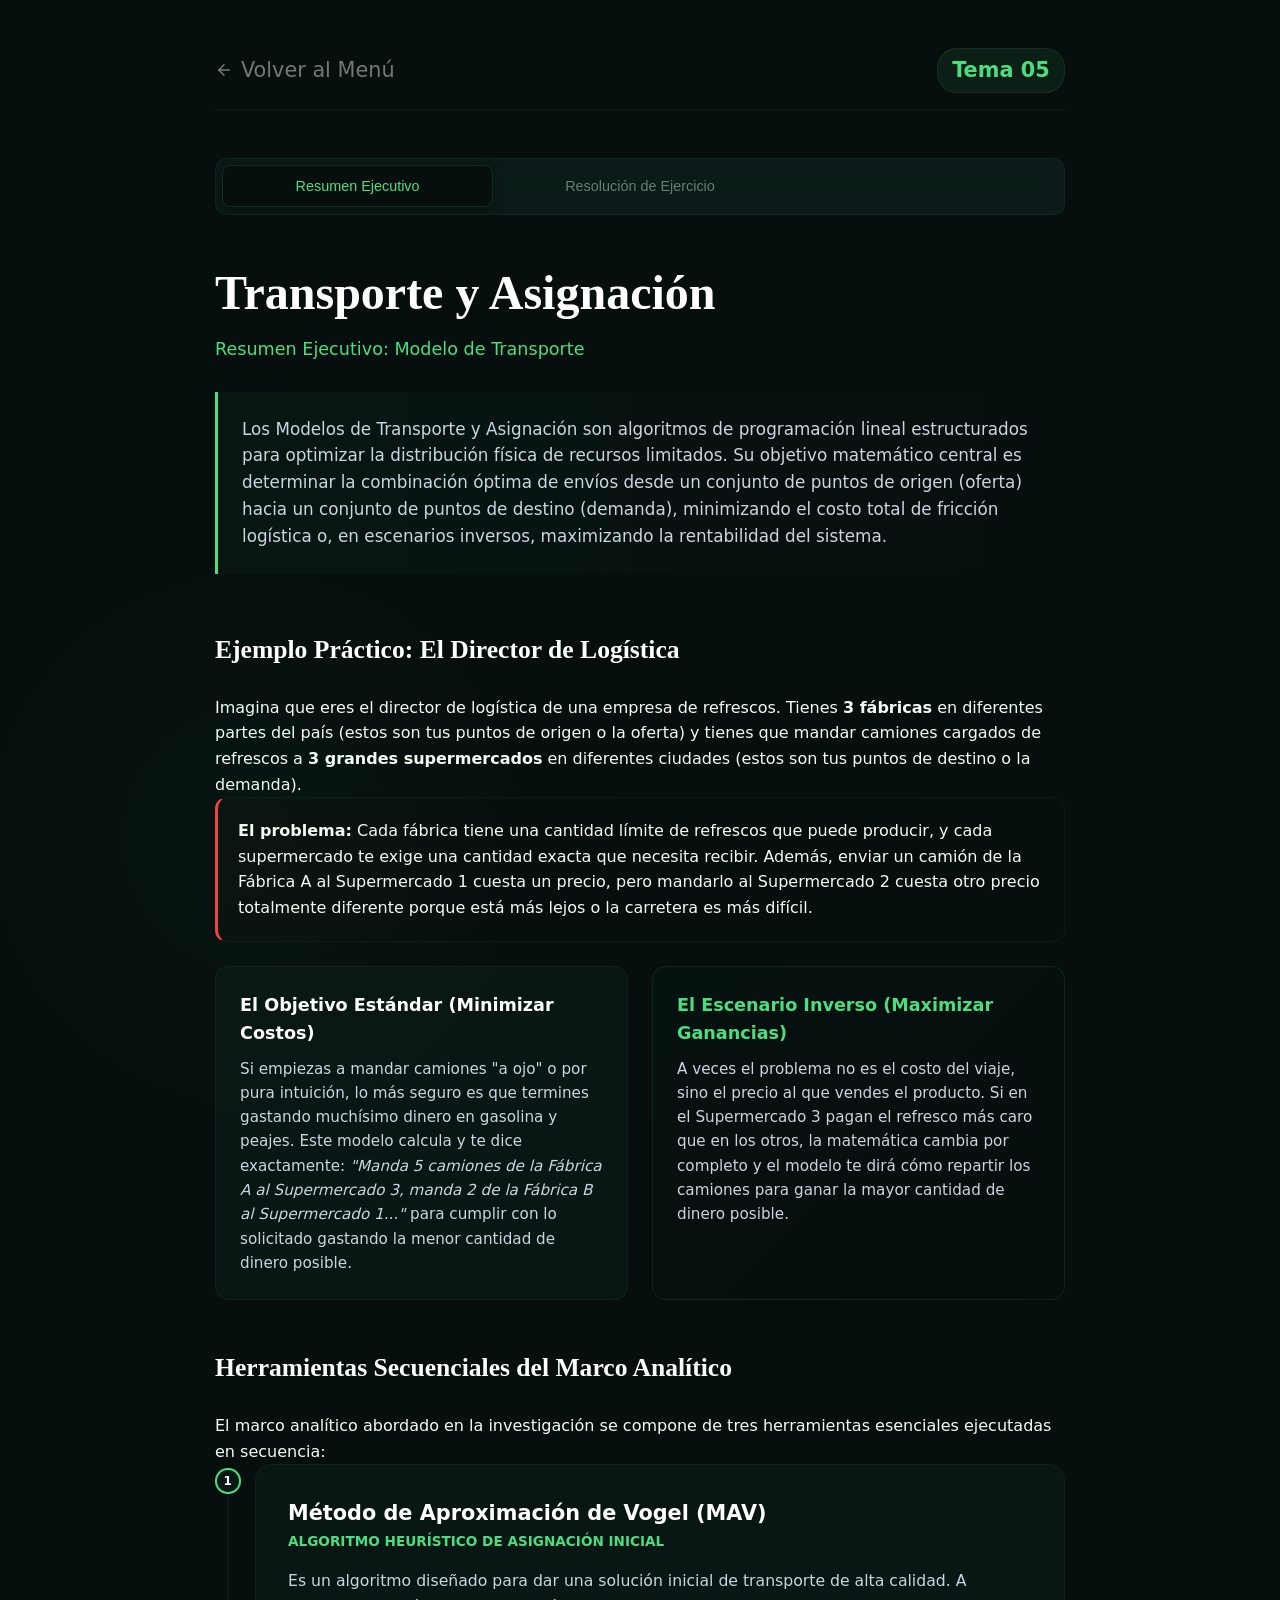
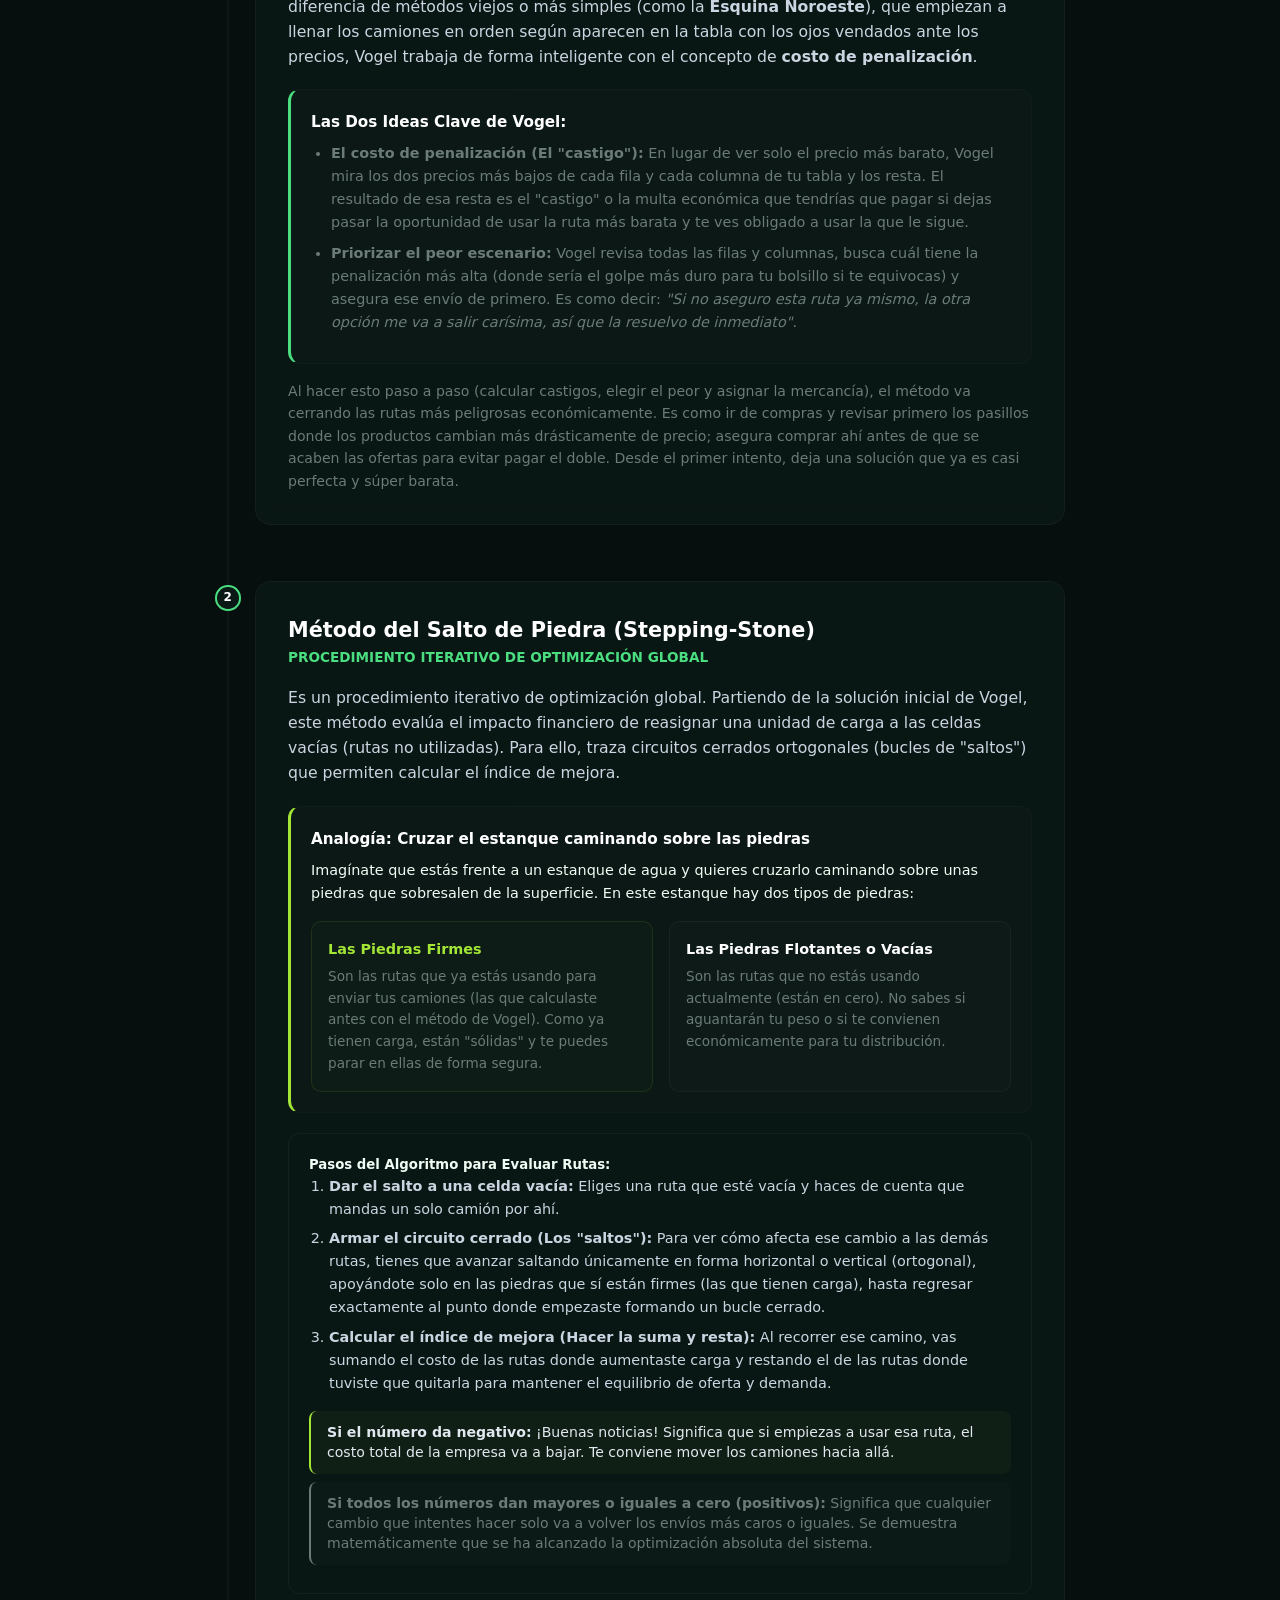
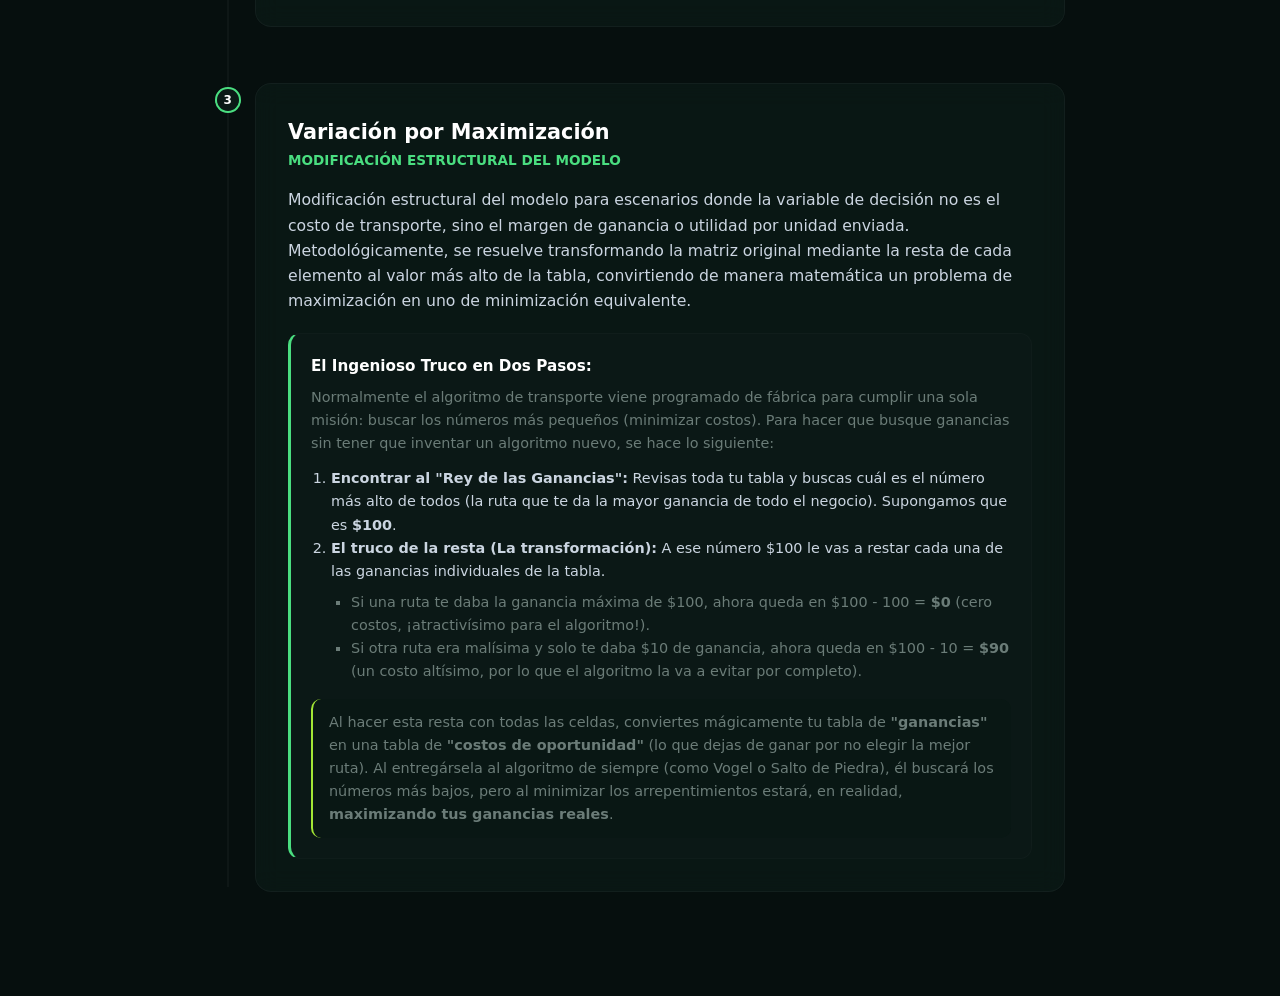
<file: modelo_transporte/resumen_ejecutivo/index.html>
<!DOCTYPE html>
<html lang="es">
<head>
    <meta charset="UTF-8">
    <meta name="viewport" content="width=device-width, initial-scale=1.0">
    <title>Modelos de Transporte y Asignación - Portafolio</title>
    <link rel="stylesheet" href="../../submenu_global/submenu_global.css">
    <link rel="stylesheet" href="modelo_transporte.css">
</head>
<body>

    <div class="orbe-decorativo"></div>

    <header class="header-tema">
        <a href="../../menu/menu.html" class="btn-regresar">
            <svg xmlns="http://www.w3.org/2000/svg" width="18" height="18" viewBox="0 0 24 24" fill="none" stroke="currentColor" stroke-width="2" stroke-linecap="round" stroke-linejoin="round"><line x1="19" y1="12" x2="5" y2="12"></line><polyline points="12 19 5 12 12 5"></polyline></svg>
            Volver al Menú
        </a>
        <span class="badge-tema">Tema 05</span>
    </header>

    <main class="contenedor-tema">
        
        <section class="introduccion-tema animate-fade">
            <h1 class="titulo-principal">Transporte y Asignación</h1>
            <p class="bajada-titulo">Resumen Ejecutivo: Modelo de Transporte</p>
            <div class="bloque-abstract">
                <p>Los Modelos de Transporte y Asignación son algoritmos de programación lineal estructurados para optimizar la distribución física de recursos limitados. Su objetivo matemático central es determinar la combinación óptima de envíos desde un conjunto de puntos de origen (oferta) hacia un conjunto de puntos de destino (demanda), minimizando el costo total de fricción logística o, en escenarios inversos, maximizando la rentabilidad del sistema.</p>
            </div>
        </section>

        <section class="seccion-contenido animate-fade">
            <h2 class="subtitulo-rockwell">Ejemplo Práctico: El Director de Logística</h2>
            <p>Imagina que eres el director de logística de una empresa de refrescos. Tienes <strong>3 fábricas</strong> en diferentes partes del país (estos son tus puntos de origen o la oferta) y tienes que mandar camiones cargados de refrescos a <strong>3 grandes supermercados</strong> en diferentes ciudades (estos son tus puntos de destino o la demanda).</p>

            <div class="destaque-regra problema">
                <p><strong>El problema:</strong> Cada fábrica tiene una cantidad límite de refrescos que puede producir, y cada supermercado te exige una cantidad exacta que necesita recibir. Además, enviar un camión de la Fábrica A al Supermercado 1 cuesta un precio, pero mandarlo al Supermercado 2 cuesta otro precio totalmente diferente porque está más lejos o la carretera es más difícil.</p>
            </div>

            <div class="grid-enfoques">
                <div class="caja-enfoque">
                    <h4>El Objetivo Estándar (Minimizar Costos)</h4>
                    <p>Si empiezas a mandar camiones "a ojo" o por pura intuición, lo más seguro es que termines gastando muchísimo dinero en gasolina y peajes. Este modelo calcula y te dice exactamente: <em>"Manda 5 camiones de la Fábrica A al Supermercado 3, manda 2 de la Fábrica B al Supermercado 1..."</em> para cumplir con lo solicitado gastando la menor cantidad de dinero posible.</p>
                </div>
                <div class="caja-enfoque acento">
                    <h4>El Escenario Inverso (Maximizar Ganancias)</h4>
                    <p>A veces el problema no es el costo del viaje, sino el precio al que vendes el producto. Si en el Supermercado 3 pagan el refresco más caro que en los otros, la matemática cambia por completo y el modelo te dirá cómo repartir los camiones para ganar la mayor cantidad de dinero posible.</p>
                </div>
            </div>
        </section>

        <section class="seccion-contenido animate-fade">
            <h2 class="subtitulo-rockwell">Herramientas Secuenciales del Marco Analítico</h2>
            <p>El marco analítico abordado en la investigación se compone de tres herramientas esenciales ejecutadas en secuencia:</p>

            <div class="timeline-logistica">

                <div class="timeline-item">
                    <div class="timeline-badge">1</div>
                    <div class="timeline-panel">
                        <h3 class="titulo-fase">Método de Aproximación de Vogel (MAV)</h3>
                        <span class="subtitulo-fase">Algoritmo Heurístico de Asignación Inicial</span>
                        
                        <p class="descripcion-fase">Es un algoritmo diseñado para dar una solución inicial de transporte de alta calidad. A diferencia de métodos viejos o más simples (como la <strong>Esquina Noroeste</strong>), que empiezan a llenar los camiones en orden según aparecen en la tabla con los ojos vendados ante los precios, Vogel trabaja de forma inteligente con el concepto de <strong>costo de penalización</strong>.</p>
                        
                        <div class="caja-analogia">
                            <h5>Las Dos Ideas Clave de Vogel:</h5>
                            <ul>
                                <li><strong>El costo de penalización (El "castigo"):</strong> En lugar de ver solo el precio más barato, Vogel mira los dos precios más bajos de cada fila y cada columna de tu tabla y los resta. El resultado de esa resta es el "castigo" o la multa económica que tendrías que pagar si dejas pasar la oportunidad de usar la ruta más barata y te ves obligado a usar la que le sigue.</li>
                                <li><strong>Priorizar el peor escenario:</strong> Vogel revisa todas las filas y columnas, busca cuál tiene la penalización más alta (donde sería el golpe más duro para tu bolsillo si te equivocas) y asegura ese envío de primero. Es como decir: <em>"Si no aseguro esta ruta ya mismo, la otra opción me va a salir carísima, así que la resuelvo de inmediato"</em>.</li>
                            </ul>
                        </div>
                        
                        <p class="consecuencia-matematica" style="margin-top: 1rem;">Al hacer esto paso a paso (calcular castigos, elegir el peor y asignar la mercancía), el método va cerrando las rutas más peligrosas económicamente. Es como ir de compras y revisar primero los pasillos donde los productos cambian más drásticamente de precio; asegura comprar ahí antes de que se acaben las ofertas para evitar pagar el doble. Desde el primer intento, deja una solución que ya es casi perfecta y súper barata.</p>
                    </div>
                </div>

                <div class="timeline-item">
                    <div class="timeline-badge">2</div>
                    <div class="timeline-panel">
                        <h3 class="titulo-fase">Método del Salto de Piedra (Stepping-Stone)</h3>
                        <span class="subtitulo-fase">Procedimiento Iterativo de Optimización Global</span>
                        
                        <p class="descripcion-fase">Es un procedimiento iterativo de optimización global. Partiendo de la solución inicial de Vogel, este método evalúa el impacto financiero de reasignar una unidad de carga a las celdas vacías (rutas no utilizadas). Para ello, traza circuitos cerrados ortogonales (bucles de "saltos") que permiten calcular el índice de mejora.</p>
                        
                        <div class="caja-analogia" style="border-left-color: var(--color-acento-verde);">
                            <h5>Analogía: Cruzar el estanque caminando sobre las piedras</h5>
                            <p style="font-size: 0.9rem; margin-bottom: 0.75rem;">Imagínate que estás frente a un estanque de agua y quieres cruzarlo caminando sobre unas piedras que sobresalen de la superficie. En este estanque hay dos tipos de piedras:</p>
                            
                            <div class="grid-piedras">
                                <div class="piedra-card firme">
                                    <h6>Las Piedras Firmes</h6>
                                    <p>Son las rutas que ya estás usando para enviar tus camiones (las que calculaste antes con el método de Vogel). Como ya tienen carga, están "sólidas" y te puedes parar en ellas de forma segura.</p>
                                </div>
                                <div class="piedra-card vacia">
                                    <h6>Las Piedras Flotantes o Vacías</h6>
                                    <p>Son las rutas que no estás usando actualmente (están en cero). No sabes si aguantarán tu peso o si te convienen económicamente para tu distribución.</p>
                                </div>
                            </div>
                        </div>

                        <div class="caja-resultado-matematico" style="margin-top: 1.25rem;">
                            <h5>Pasos del Algoritmo para Evaluar Rutas:</h5>
                            <ol class="lista-pasos-detallada">
                                <li><strong>Dar el salto a una celda vacía:</strong> Eliges una ruta que esté vacía y haces de cuenta que mandas un solo camión por ahí.</li>
                                <li><strong>Armar el circuito cerrado (Los "saltos"):</strong> Para ver cómo afecta ese cambio a las demás rutas, tienes que avanzar saltando únicamente en forma horizontal o vertical (ortogonal), apoyándote solo en las piedras que sí están firmes (las que tienen carga), hasta regresar exactamente al punto donde empezaste formando un bucle cerrado.</li>
                                <li><strong>Calcular el índice de mejora (Hacer la suma y resta):</strong> Al recorrer ese camino, vas sumando el costo de las rutas donde aumentaste carga y restando el de las rutas donde tuviste que quitarla para mantener el equilibrio de oferta y demanda.</li>
                            </ol>

                            <div class="indicador-valores" style="margin-top: 1rem;">
                                <div class="resultado-valor negativo">
                                    <strong>Si el número da negativo:</strong> ¡Buenas noticias! Significa que si empiezas a usar esa ruta, el costo total de la empresa va a bajar. Te conviene mover los camiones hacia allá.
                                </div>
                                <div class="resultado-valor positivo">
                                    <strong>Si todos los números dan mayores o iguales a cero (positivos):</strong> Significa que cualquier cambio que intentes hacer solo va a volver los envíos más caros o iguales. Se demuestra matemáticamente que se ha alcanzado la optimización absoluta del sistema.
                                </div>
                            </div>
                        </div>
                    </div>
                </div>

                <div class="timeline-item">
                    <div class="timeline-badge">3</div>
                    <div class="timeline-panel">
                        <h3 class="titulo-fase">Variación por Maximización</h3>
                        <span class="subtitulo-fase">Modificación Estructural del Modelo</span>
                        
                        <p class="descripcion-fase">Modificación estructural del modelo para escenarios donde la variable de decisión no es el costo de transporte, sino el margen de ganancia o utilidad por unidad enviada. Metodológicamente, se resuelve transformando la matriz original mediante la resta de cada elemento al valor más alto de la tabla, convirtiendo de manera matemática un problema de maximización en uno de minimización equivalente.</p>
                        
                        <div class="caja-truco">
                            <h5>El Ingenioso Truco en Dos Pasos:</h5>
                            <p style="font-size: 0.9rem; color: var(--texto-mutado); margin-bottom: 0.75rem;">Normalmente el algoritmo de transporte viene programado de fábrica para cumplir una sola misión: buscar los números más pequeños (minimizar costos). Para hacer que busque ganancias sin tener que inventar un algoritmo nuevo, se hace lo siguiente:</p>
                            
                            <ol class="pasos-truco" style="margin-left: 1.25rem; font-size: 0.9rem; color: #cbd5e1;">
                                <li><strong>Encontrar al "Rey de las Ganancias":</strong> Revisas toda tu tabla y buscas cuál es el número más alto de todos (la ruta que te da la mayor ganancia de todo el negocio). Supongamos que es <strong>$100</strong>.</li>
                                <li><strong>El truco de la resta (La transformación):</strong> A ese número $100 le vas a restar cada una de las ganancias individuales de la tabla.
                                    <ul style="margin-left: 1.25rem; margin-top: 0.5rem; color: var(--texto-mutado); list-style-type: square;">
                                        <li>Si una ruta te daba la ganancia máxima de $100, ahora queda en $100 - 100 = <strong>$0</strong> (cero costos, ¡atractivísimo para el algoritmo!).</li>
                                        <li>Si otra ruta era malísima y solo te daba $10 de ganancia, ahora queda en $100 - 10 = <strong>$90</strong> (un costo altísimo, por lo que el algoritmo la va a evitar por completo).</li>
                                    </ul>
                                </li>
                            </ol>

                            <p class="utilidad-texto" style="margin-top: 1rem;">Al hacer esta resta con todas las celdas, conviertes mágicamente tu tabla de <strong>"ganancias"</strong> en una tabla de <strong>"costos de oportunidad"</strong> (lo que dejas de ganar por no elegir la mejor ruta). Al entregársela al algoritmo de siempre (como Vogel o Salto de Piedra), él buscará los números más bajos, pero al minimizar los arrepentimientos estará, en realidad, <strong>maximizando tus ganancias reales</strong>.</p>
                        </div>
                    </div>
                </div>

            </div>
        </section>

    </main>

    <script src="../../submenu_global/submenu_global.js"></script>
    <script src="modelo_transporte.js"></script>
</body>
</html>
</file>
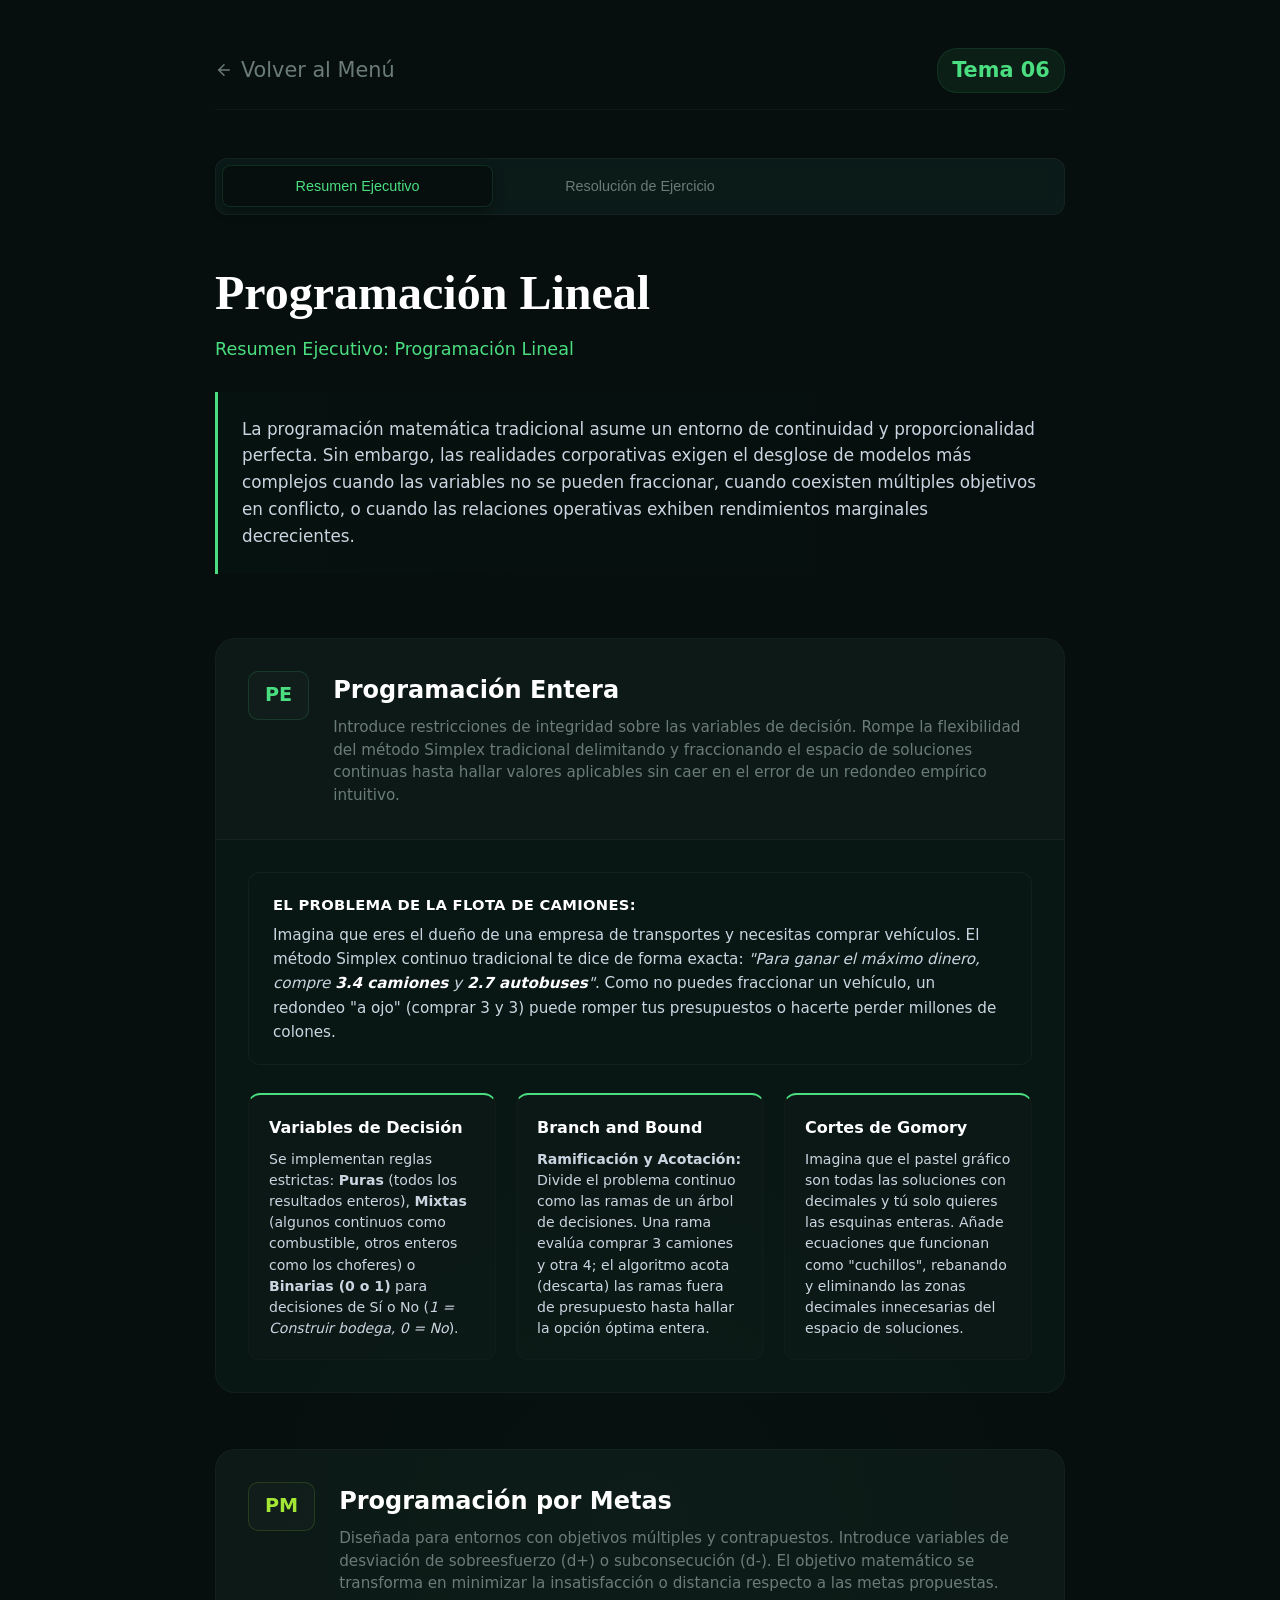
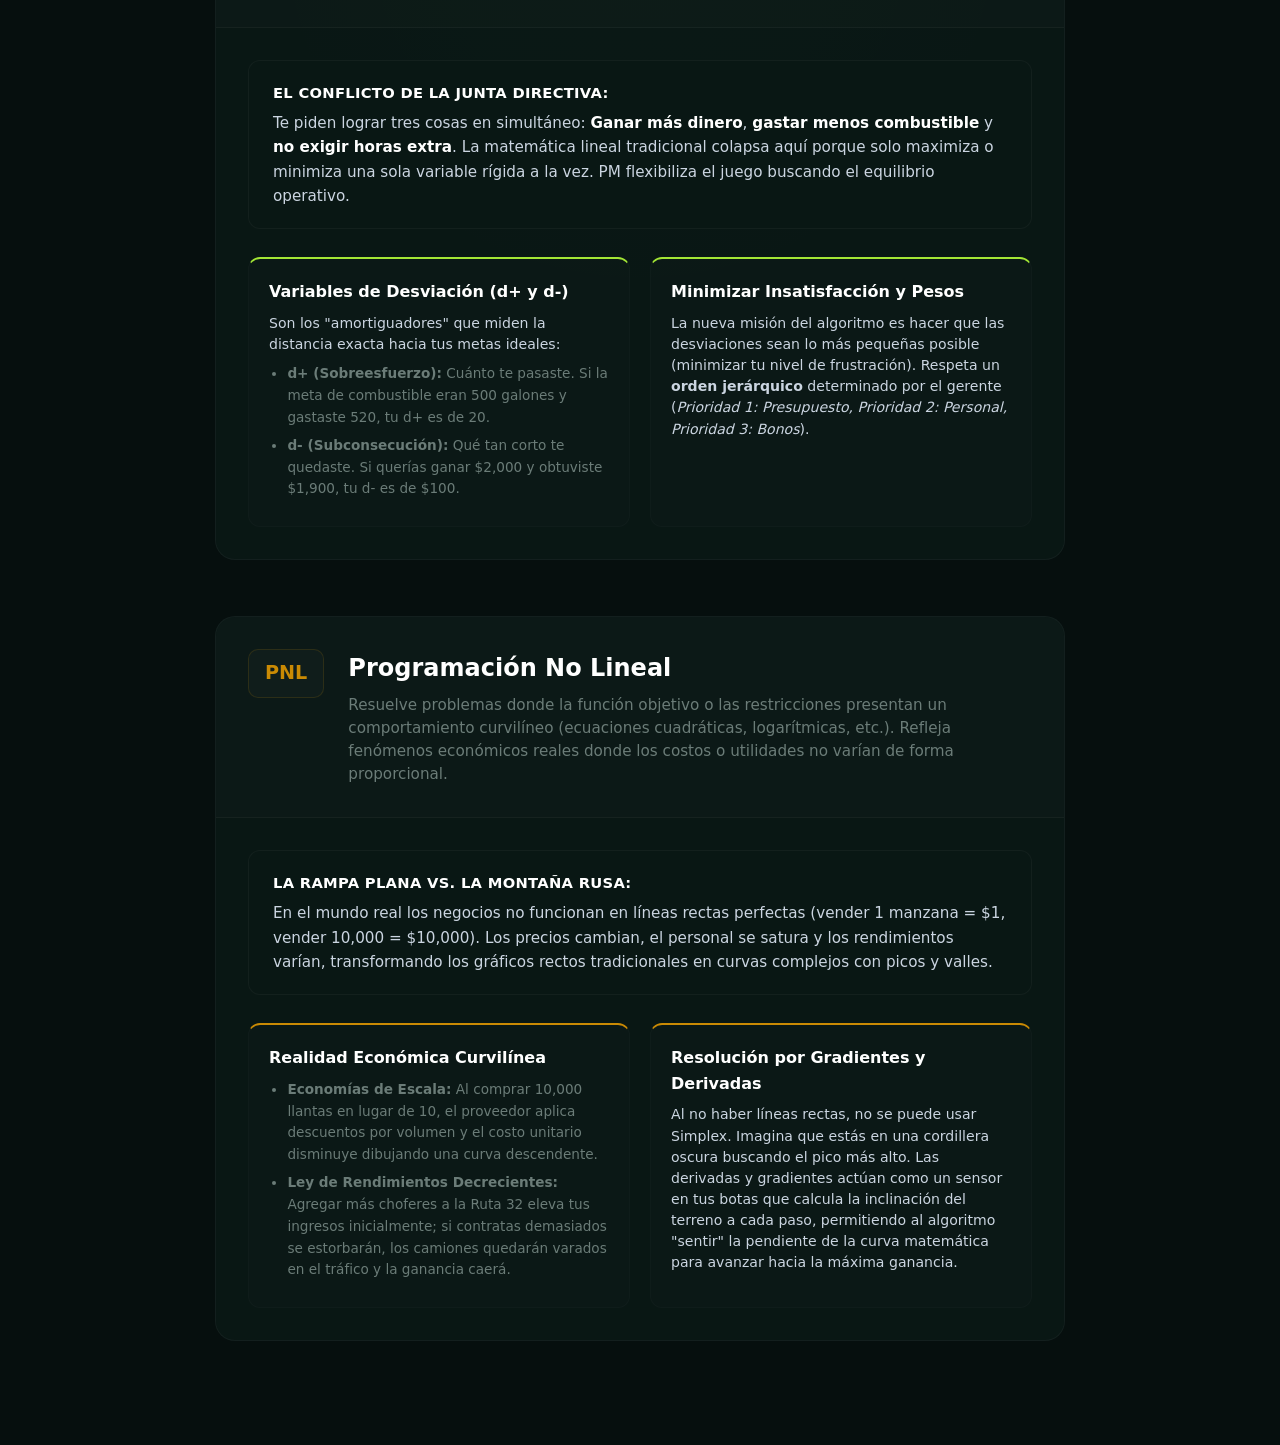
<file: programacion/resumen_ejecutivo/index.html>
<!DOCTYPE html>
<html lang="es">
<head>
    <meta charset="UTF-8">
    <meta name="viewport" content="width=device-width, initial-scale=1.0">
    <title>Programacion Lineal - Portafolio</title>
    <link rel="stylesheet" href="../../submenu_global/submenu_global.css">
    <link rel="stylesheet" href="programacion.css">
</head>
<body>

    <div class="orbe-decorativo"></div>

    <header class="header-tema">
        <a href="../../menu/menu.html" class="btn-regresar">
            <svg xmlns="http://www.w3.org/2000/svg" width="18" height="18" viewBox="0 0 24 24" fill="none" stroke="currentColor" stroke-width="2" stroke-linecap="round" stroke-linejoin="round"><line x1="19" y1="12" x2="5" y2="12"></line><polyline points="12 19 5 12 12 5"></polyline></svg>
            Volver al Menú
        </a>
        <span class="badge-tema">Tema 06</span>
    </header>

    <main class="contenedor-tema">
        
        <section class="introduccion-tema animate-fade">
            <h1 class="titulo-principal">Programación Lineal</h1>
            <p class="bajada-titulo">Resumen Ejecutivo: Programación Lineal</p>
            <div class="bloque-abstract">
                <p>La programación matemática tradicional asume un entorno de continuidad y proporcionalidad perfecta. Sin embargo, las realidades corporativas exigen el desglose de modelos más complejos cuando las variables no se pueden fraccionar, cuando coexisten múltiples objetivos en conflicto, o cuando las relaciones operativas exhiben rendimientos marginales decrecientes.</p>
            </div>
        </section>

        <section class="seccion-contenido animate-fade">
            
            <div class="bloque-avanzado">
                <div class="cabecera-modulo entera">
                    <span class="siglas-modulo">PE</span>
                    <div>
                        <h3>Programación Entera</h3>
                        <p class="definicion-tecnica">Introduce restricciones de integridad sobre las variables de decisión. Rompe la flexibilidad del método Simplex tradicional delimitando y fraccionando el espacio de soluciones continuas hasta hallar valores aplicables sin caer en el error de un redondeo empírico intuitivo.</p>
                    </div>
                </div>

                <div class="cuerpo-modulo">
                    <div class="caso-real">
                        <h5>El Problema de la Flota de Camiones:</h5>
                        <p>Imagina que eres el dueño de una empresa de transportes y necesitas comprar vehículos. El método Simplex continuo tradicional te dice de forma exacta: <em>"Para ganar el máximo dinero, compre <strong>3.4 camiones</strong> y <strong>2.7 autobuses</strong>"</em>. Como no puedes fraccionar un vehículo, un redondeo "a ojo" (comprar 3 y 3) puede romper tus presupuestos o hacerte perder millones de colones.</p>
                    </div>

                    <div class="grid-tecnico-tres">
                        <div class="sub-tarjeta">
                            <h6>Variables de Decisión</h6>
                            <p>Se implementan reglas estrictas: <strong>Puras</strong> (todos los resultados enteros), <strong>Mixtas</strong> (algunos continuos como combustible, otros enteros como los choferes) o <strong>Binarias (0 o 1)</strong> para decisiones de Sí o No (<em>1 = Construir bodega, 0 = No</em>).</p>
                        </div>
                        <div class="sub-tarjeta">
                            <h6>Branch and Bound</h6>
                            <p><strong>Ramificación y Acotación:</strong> Divide el problema continuo como las ramas de un árbol de decisiones. Una rama evalúa comprar 3 camiones y otra 4; el algoritmo acota (descarta) las ramas fuera de presupuesto hasta hallar la opción óptima entera.</p>
                        </div>
                        <div class="sub-tarjeta">
                            <h6>Cortes de Gomory</h6>
                            <p>Imagina que el pastel gráfico son todas las soluciones con decimales y tú solo quieres las esquinas enteras. Añade ecuaciones que funcionan como "cuchillos", rebanando y eliminando las zonas decimales innecesarias del espacio de soluciones.</p>
                        </div>
                    </div>
                </div>
            </div>

            <div class="bloque-avanzado">
                <div class="cabecera-modulo metas">
                    <span class="siglas-modulo">PM</span>
                    <div>
                        <h3>Programación por Metas</h3>
                        <p class="definicion-tecnica">Diseñada para entornos con objetivos múltiples y contrapuestos. Introduce variables de desviación de sobreesfuerzo (d+) o subconsecución (d-). El objetivo matemático se transforma en minimizar la insatisfacción o distancia respecto a las metas propuestas.</p>
                    </div>
                </div>

                <div class="cuerpo-modulo">
                    <div class="caso-real">
                        <h5>El Conflicto de la Junta Directiva:</h5>
                        <p>Te piden lograr tres cosas en simultáneo: <strong>Ganar más dinero</strong>, <strong>gastar menos combustible</strong> y <strong>no exigir horas extra</strong>. La matemática lineal tradicional colapsa aquí porque solo maximiza o minimiza una sola variable rígida a la vez. PM flexibiliza el juego buscando el equilibrio operativo.</p>
                    </div>

                    <div class="grid-tecnico-dos">
                        <div class="sub-tarjeta amortiguador">
                            <h6>Variables de Desviación (d+ y d-)</h6>
                            <p>Son los "amortiguadores" que miden la distancia exacta hacia tus metas ideales:</p>
                            <ul>
                                <li><strong>d+ (Sobreesfuerzo):</strong> Cuánto te pasaste. Si la meta de combustible eran 500 galones y gastaste 520, tu d+ es de 20.</li>
                                <li><strong>d- (Subconsecución):</strong> Qué tan corto te quedaste. Si querías ganar $2,000 y obtuviste $1,900, tu d- es de $100.</li>
                            </ul>
                        </div>
                        <div class="sub-tarjeta jerarquia">
                            <h6>Minimizar Insatisfacción y Pesos</h6>
                            <p>La nueva misión del algoritmo es hacer que las desviaciones sean lo más pequeñas posible (minimizar tu nivel de frustración). Respeta un <strong>orden jerárquico</strong> determinado por el gerente (<em>Prioridad 1: Presupuesto, Prioridad 2: Personal, Prioridad 3: Bonos</em>).</p>
                        </div>
                    </div>
                </div>
            </div>

            <div class="bloque-avanzado">
                <div class="cabecera-modulo no-lineal">
                    <span class="siglas-modulo">PNL</span>
                    <div>
                        <h3>Programación No Lineal</h3>
                        <p class="definicion-tecnica">Resuelve problemas donde la función objetivo o las restricciones presentan un comportamiento curvilíneo (ecuaciones cuadráticas, logarítmicas, etc.). Refleja fenómenos económicos reales donde los costos o utilidades no varían de forma proporcional.</p>
                    </div>
                </div>

                <div class="cuerpo-modulo">
                    <div class="caso-real">
                        <h5>La Rampa Plana vs. La Montaña Rusa:</h5>
                        <p>En el mundo real los negocios no funcionan en líneas rectas perfectas (vender 1 manzana = $1, vender 10,000 = $10,000). Los precios cambian, el personal se satura y los rendimientos varían, transformando los gráficos rectos tradicionales en curvas complejos con picos y valles.</p>
                    </div>

                    <div class="grid-tecnico-dos">
                        <div class="sub-tarjeta">
                            <h6>Realidad Económica Curvilínea</h6>
                            <ul>
                                <li><strong>Economías de Escala:</strong> Al comprar 10,000 llantas en lugar de 10, el proveedor aplica descuentos por volumen y el costo unitario disminuye dibujando una curva descendente.</li>
                                <li><strong>Ley de Rendimientos Decrecientes:</strong> Agregar más choferes a la Ruta 32 eleva tus ingresos inicialmente; si contratas demasiados se estorbarán, los camiones quedarán varados en el tráfico y la ganancia caerá.</li>
                            </ul>
                        </div>
                        <div class="sub-tarjeta gradiente">
                            <h6>Resolución por Gradientes y Derivadas</h6>
                            <p>Al no haber líneas rectas, no se puede usar Simplex. Imagina que estás en una cordillera oscura buscando el pico más alto. Las derivadas y gradientes actúan como un sensor en tus botas que calcula la inclinación del terreno a cada paso, permitiendo al algoritmo "sentir" la pendiente de la curva matemática para avanzar hacia la máxima ganancia.</p>
                        </div>
                    </div>
                </div>
            </div>

        </section>

    </main>

    <script src="../../submenu_global/submenu_global.js"></script>
    <script src="programacion.js"></script>
</body>
</html>
</file>
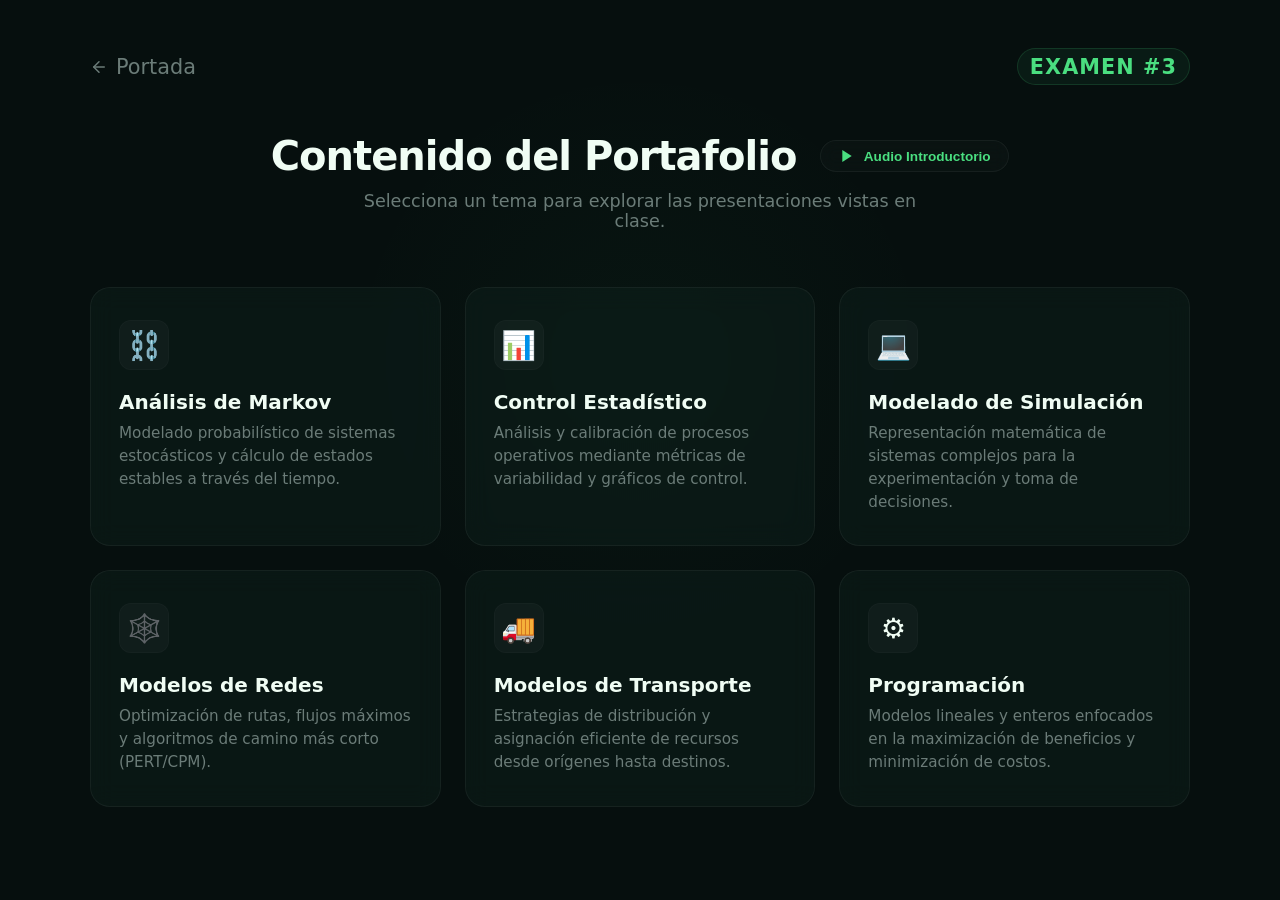
<file: menu/menu.html>
<!DOCTYPE html>
<html lang="es">
<head>
    <meta charset="UTF-8">
    <meta name="viewport" content="width=device-width, initial-scale=1.0">
    <title>Menú de Temas - Portafolio</title>
    <link rel="stylesheet" href="menu.css">
</head>
<body>

    <div class="orbe-decorativo"></div>

    <header class="header-menu">
        <a href="../portada/portada.html" class="btn-regresar">
            <svg xmlns="http://www.w3.org/2000/svg" width="18" height="18" viewBox="0 0 24 24" fill="none" stroke="currentColor" stroke-width="2" stroke-linecap="round" stroke-linejoin="round"><line x1="19" y1="12" x2="5" y2="12"></line><polyline points="12 19 5 12 12 5"></polyline></svg>
            Portada
        </a>
        <span class="badge-menu">Examen #3</span>
    </header>

    <main class="contenedor-menu">
        <div class="encabezado-seccion">
            <div class="titulo-audio-wrapper">
                <h1 class="titulo-seccion">Contenido del Portafolio</h1>
                
                <div class="control-audio-presentacion">
                    <audio id="audio-presentacion" src="../audio/Introduccion.ogg" preload="auto"></audio>
                    <button id="btn-control-audio" class="btn-audio" title="Escuchar presentación">
                        <svg class="icono-play" xmlns="http://www.w3.org/2000/svg" width="16" height="16" viewBox="0 0 24 24" fill="currentColor"><polygon points="5 3 19 12 5 21 5 3"></polygon></svg>
                        <svg class="icono-pause" xmlns="http://www.w3.org/2000/svg" width="16" height="16" viewBox="0 0 24 24" fill="currentColor" style="display: none;"><rect x="6" y="4" width="4" height="16"></rect><rect x="14" y="4" width="4" height="16"></rect></svg>
                        <span>Audio Introductorio</span>
                    </button>
                </div>
            </div>
            <p class="subtitulo-seccion">Selecciona un tema para explorar las presentaciones vistas en clase.</p>
        </div>

        <div class="grid-menu">
            
            <a href="../analisis_markov/resumen_ejecutivo/index.html" class="tarjeta-menu animate-item">
                <div class="icono-tarjeta">⛓️</div>
                <h3>Análisis de Markov</h3>
                <p>Modelado probabilístico de sistemas estocásticos y cálculo de estados estables a través del tiempo.</p>
            </a>

            <a href="../control_estadistico/resumen_ejecutivo/index.html" class="tarjeta-menu animate-item">
                <div class="icono-tarjeta">📊</div>
                <h3>Control Estadístico</h3>
                <p>Análisis y calibración de procesos operativos mediante métricas de variabilidad y gráficos de control.</p>
            </a>

            <a href="../modelado_simulacion/resumen_ejecutivo/index.html" class="tarjeta-menu animate-item">
                <div class="icono-tarjeta">💻</div>
                <h3>Modelado de Simulación</h3>
                <p>Representación matemática de sistemas complejos para la experimentación y toma de decisiones.</p>
            </a>

            <a href="../modelo_redes/resumen_ejecutivo/index.html" class="tarjeta-menu animate-item">
                <div class="icono-tarjeta">🕸️</div>
                <h3>Modelos de Redes</h3>
                <p>Optimización de rutas, flujos máximos y algoritmos de camino más corto (PERT/CPM).</p>
            </a>

            <a href="../modelo_transporte/resumen_ejecutivo/index.html" class="tarjeta-menu animate-item">
                <div class="icono-tarjeta">🚚</div>
                <h3>Modelos de Transporte</h3>
                <p>Estrategias de distribución y asignación eficiente de recursos desde orígenes hasta destinos.</p>
            </a>

            <a href="../programacion/resumen_ejecutivo/index.html" class="tarjeta-menu animate-item">
                <div class="icono-tarjeta">⚙️</div>
                <h3>Programación</h3>
                <p>Modelos lineales y enteros enfocados en la maximización de beneficios y minimización de costos.</p>
            </a>

        </div>
    </main>

    <script src="menu.js"></script>
</body>
</html>
</file>
<file: submenu_global/submenu_global.css>
/* --- COMPONENTE GLOBAL SUBNAV --- */
.subnav-temas {
    max-width: 850px;
    margin: 0 auto 2.5rem auto;
    display: grid;
    grid-template-columns: 1fr 1fr 1fr;
    gap: 0.75rem;
    background: rgba(16, 36, 32, 0.6); /* Superficie translúcida con matiz verde bosque */
    padding: 0.4rem;
    border-radius: 12px;
    border: 1px solid rgba(255, 255, 255, 0.04);
    backdrop-filter: blur(8px);
    -webkit-backdrop-filter: blur(8px);
}

.tab-btn {
    background: transparent;
    border: none;
    color: #6b7c78; /* Gris verdoso sutil (texto mutado) */
    padding: 0.75rem;
    font-size: 0.9rem;
    font-weight: 500;
    cursor: pointer;
    border-radius: 8px;
    transition: all 0.25s ease;
    display: flex;
    align-items: center;
    justify-content: center;
    gap: 0.5rem;
}

.tab-btn:hover {
    color: #ffffff;
    background: rgba(255, 255, 255, 0.02);
}

.tab-btn.activo {
    background: #060f0e; /* Fondo verde bosque ultra oscuro */
    color: #4ade80; /* Verde esmeralda brillante de firma */
    border: 1px solid rgba(74, 222, 128, 0.15); /* Borde sutil esmeralda */
    box-shadow: 0 4px 12px rgba(0, 0, 0, 0.4);
}

/* Animación de entrada para el cambio de pestañas */
@keyframes surgimiento {
    from { opacity: 0; transform: translateY(8px); }
    to { opacity: 1; transform: translateY(0); }
}

@media (max-width: 600px) {
    .subnav-temas { grid-template-columns: 1fr; gap: 0.4rem; }
}
</file>
<file: analisis_markov/resumen_ejecutivo/analisis_markov.css>
:root {
    --bg-ambiente: #060f0e;       /* Verde bosque extremadamente oscuro y elegante */
    --bg-superficie: rgba(16, 36, 32, 0.4); /* Superficie translúcida con matiz verde */
    --texto-principal: #f0fdf4;   /* Blanco con un levísimo toque menta */
    --texto-mutado: #6b7c78;      /* Gris verdoso sutil */
    --color-firma: #4ade80;       /* Verde esmeralda brillante para acentos principales */
    --color-acento-verde: #a3e635; /* Verde lima/menta vibrante para segundos acentos */
    --borde-sutil: rgba(255, 255, 255, 0.04);
}

* {
    margin: 0;
    padding: 0;
    box-sizing: border-box;
}

body {
    font-family: system-ui, -apple-system, BlinkMacSystemFont, 'Segoe UI', Roboto, sans-serif;
    background-color: var(--bg-ambiente);
    color: var(--texto-principal);
    line-height: 1.6;
    padding: 2rem;
    min-height: 100vh;
}

.orbe-decorativo {
    position: absolute;
    top: 15%;
    left: 75%;
    transform: translate(-50%, -50%);
    width: 700px;
    height: 700px;
    background: radial-gradient(circle, rgba(74, 222, 128, 0.04) 0%, rgba(0,0,0,0) 70%);
    z-index: -1;
    pointer-events: none;
}

/* --- BANNER DE NAVEGACIÓN --- */
.header-tema {
    max-width: 850px;
    width: 100%;
    margin: 0 auto 3rem auto;
    display: flex;
    justify-content: space-between;
    align-items: center;
    padding-bottom: 1rem;
    border-bottom: 1px solid var(--borde-sutil);
}

.btn-regresar {
    display: inline-flex;
    align-items: center;
    gap: 0.5rem;
    color: var(--texto-mutado);
    text-decoration: none;
    font-size: 1.3rem;
    font-weight: 500;
    transition: color 0.2s ease;
}

.btn-regresar:hover {
    color: #ffffff;
}

.badge-tema {
    background: rgba(74, 222, 128, 0.08);
    color: var(--color-firma);
    padding: 0.3rem 0.9rem;
    border-radius: 20px;
    font-size: 1.3rem;
    font-weight: 600;
    border: 1px solid rgba(74, 222, 128, 0.1);
}

/* --- CONTENEDOR PRINCIPAL --- */
.contenedor-tema {
    max-width: 850px;
    width: 100%;
    margin: 0 auto;
}

/* --- APLICACIÓN DE FUENTE ROCKWELL --- */
.titulo-principal {
    font-family: 'Rockwell', 'Courier New', Courier, Georgia, serif;
    font-size: 3rem;
    font-weight: 700;
    letter-spacing: -0.01em;
    color: #ffffff;
    margin-bottom: 0.25rem;
}

.subtitulo-rockwell {
    font-family: 'Rockwell', 'Courier New', Courier, Georgia, serif;
    font-size: 1.75rem;
    font-weight: 600;
    color: #ffffff;
    margin-bottom: 1.25rem;
    margin-top: 1rem;
}

.bajada-titulo {
    font-size: 1.1rem;
    color: var(--color-firma);
    margin-bottom: 1.75rem;
    font-weight: 500;
}

.bloque-abstract {
    background: linear-gradient(to right, rgba(74, 222, 128, 0.03), transparent);
    border-left: 3px solid var(--color-firma);
    padding: 1.5rem;
    border-radius: 0 12px 12px 0;
    margin-bottom: 3rem;
    font-size: 1.05rem;
    color: #cbd5e1;
}

.seccion-contenido {
    margin-bottom: 3.5rem;
}

.seccion-contenido p {
    color: #cbd5e1;
    margin-bottom: 1.25rem;
    font-size: 1rem;
}

/* --- BLOQUES DE DESTACADOS Y METÁFORAS --- */
.destaque-regra {
    background: rgba(255, 255, 255, 0.02);
    border: 1px solid var(--borde-sutil);
    padding: 1.25rem 1.5rem;
    border-radius: 14px;
    margin: 1.5rem 0;
}

.destaque-regra.balance {
    border-left: 3px solid var(--color-acento-verde);
    border-radius: 0 14px 14px 0;
}

.destaque-regra p {
    margin-bottom: 0;
    color: #f1f5f9;
}

/* --- CUADRÍCULA DE VARIABLES --- */
.grid-variables {
    display: grid;
    grid-template-columns: 1fr 1fr;
    gap: 1.5rem;
    margin-top: 1.5rem;
}

.tarjeta-variable {
    background: var(--bg-superficie);
    border: 1px solid var(--borde-sutil);
    padding: 1.5rem;
    border-radius: 16px;
}

.tarjeta-variable h4 {
    font-size: 1.1rem;
    color: #ffffff;
    margin-bottom: 0.5rem;
}

/* --- FILAS DE CARACTERÍSTICAS (VECTOR INITIAL) --- */
.tabla-caracteristicas {
    display: flex;
    flex-direction: column;
    gap: 1.25rem;
    margin: 1.5rem 0;
}

.fila-caracteristica {
    display: flex;
    gap: 1.25rem;
    background: rgba(255,255,255, 0.01);
    padding: 1rem 1.25rem;
    border-radius: 12px;
    align-items: flex-start;
}

.numero-guia {
    font-family: monospace;
    font-size: 1.1rem;
    font-weight: 700;
    color: var(--color-firma);
    background: rgba(74, 222, 128, 0.06);
    padding: 0.2rem 0.5rem;
    border-radius: 6px;
}

.fila-caracteristica h5 {
    font-size: 1rem;
    color: #ffffff;
    margin-bottom: 0.2rem;
}

.caja-uso {
    background: rgba(74, 222, 128, 0.02);
    border: 1px dashed rgba(74, 222, 128, 0.2);
    padding: 1.25rem;
    border-radius: 12px;
    margin-top: 1.5rem;
}

/* --- LISTAS Y EJEMPLO PRÁCTICO --- */
.lista-pasos {
    margin-left: 1.5rem;
    color: #cbd5e1;
    margin-bottom: 1.5rem;
}

.lista-pasos li {
    margin-bottom: 0.5rem;
}

.ejemplo-contenedor {
    background: #091714;
    border: 1px solid var(--borde-sutil);
    border-radius: 16px;
    overflow: hidden;
    margin-top: 2rem;
}

.ejemplo-cabecera {
    background: rgba(255, 255, 255, 0.03);
    padding: 0.75rem 1.5rem;
    font-weight: 600;
    font-size: 0.9rem;
    color: #94a3b8;
    border-bottom: 1px solid var(--borde-sutil);
}

.ejemplo-cuerpo {
    padding: 1.5rem;
}

.ejemplo-cuerpo ul {
    margin-left: 1.25rem;
    margin-top: 0.75rem;
    margin-bottom: 1rem;
    color: #cbd5e1;
}

.resultado-matriz {
    border-top: 1px solid rgba(255,255,255,0.03);
    padding-top: 1rem;
    margin-top: 1rem;
}

.vector-codigo {
    font-family: monospace;
    background: #142e28;
    padding: 0.2rem 0.6rem;
    border-radius: 6px;
    color: var(--color-acento-verde);
    font-weight: 600;
    font-size: 0.95rem;
}

/* --- CONDICIONES TÉCNICAS ESTADO ESTABLE --- */
.subtitulo-tecnico {
    font-size: 1.2rem;
    color: #ffffff;
    margin-top: 2rem;
    margin-bottom: 0.75rem;
}

.grid-condiciones {
    display: grid;
    grid-template-columns: repeat(3, 1fr);
    gap: 1rem;
    margin-top: 1.5rem;
}

.tarjeta-condicion {
    background: rgba(255,255,255,0.01);
    border: 1px solid var(--borde-sutil);
    padding: 1.25rem;
    border-radius: 14px;
}

.tarjeta-condicion h5 {
    font-size: 0.95rem;
    color: #ffffff;
    margin-bottom: 0.5rem;
}

.tarjeta-condicion p {
    font-size: 0.82rem;
    line-height: 1.4;
}

/* --- ANIMACIONES --- */
.animate-fade {
    opacity: 0;
    transform: translateY(10px);
    animation: surgimiento 0.8s ease forwards;
}

@keyframes surgimiento {
    to {
        opacity: 1;
        transform: translateY(0);
    }
}

/* --- RESPONSIVE --- */
@media (max-width: 768px) {
    body { padding: 1.5rem 1rem; }
    .titulo-principal { font-size: 2.25rem; }
    .grid-variables, .grid-condiciones { grid-template-columns: 1fr; }
}
</file>
<file: modelado_simulacion/resumen_ejecutivo/modelado_simulacion.css>
:root {
    --bg-ambiente: #060f0e;       /* Verde bosque extremadamente oscuro y elegante */
    --bg-superficie: rgba(16, 36, 32, 0.4); /* Superficie translúcida con matiz verde */
    --texto-principal: #f0fdf4;   /* Blanco con un levísimo toque menta */
    --texto-mutado: #6b7c78;      /* Gris verdoso sutil */
    --color-firma: #4ade80;       /* Verde esmeralda brillante para acentos principales */
    --color-acento-verde: #a3e635; /* Verde lima/menta vibrante para segundos acentos */
    --borde-sutil: rgba(255, 255, 255, 0.04);
}

* {
    margin: 0;
    padding: 0;
    box-sizing: border-box;
}

body {
    font-family: system-ui, -apple-system, BlinkMacSystemFont, sans-serif;
    background-color: var(--bg-ambiente);
    color: var(--texto-principal);
    line-height: 1.6;
    padding: 3rem 2rem;
    min-height: 100vh;
    position: relative;
}

.orbe-decorativo {
    position: absolute;
    top: 15%;
    left: 75%;
    transform: translate(-50%, -50%);
    width: 700px;
    height: 700px;
    background: radial-gradient(circle, rgba(74, 222, 128, 0.04) 0%, rgba(0,0,0,0) 70%);
    z-index: -1;
    pointer-events: none;
}

/* --- BARRA DE NAVEGACIÓN --- */
.header-tema {
    max-width: 850px;
    width: 100%;
    margin: 0 auto 3rem auto;
    display: flex;
    justify-content: space-between;
    align-items: center;
    padding-bottom: 1rem;
    border-bottom: 1px solid var(--borde-sutil);
}

.btn-regresar {
    display: inline-flex;
    align-items: center;
    gap: 0.5rem;
    color: var(--texto-mutado);
    text-decoration: none;
    font-size: 1.3rem;
    font-weight: 500;
    transition: color 0.2s ease;
}

.btn-regresar:hover { color: #ffffff; }

.badge-tema {
    background: rgba(74, 222, 128, 0.08);
    color: var(--color-firma);
    padding: 0.3rem 0.9rem;
    border-radius: 20px;
    font-size: 1.3rem;
    font-weight: 600;
    border: 1px solid rgba(74, 222, 128, 0.1);
}

/* --- CONTENEDOR PRINCIPAL --- */
.contenedor-tema { max-width: 850px; width: 100%; margin: 0 auto; }

.titulo-principal {
    font-family: 'Rockwell', serif;
    font-size: 3rem;
    font-weight: 700;
    color: #ffffff;
    margin-bottom: 0.25rem;
}

.subtitulo-rockwell {
    font-family: 'Rockwell', serif;
    font-size: 1.6rem;
    font-weight: 600;
    color: #ffffff;
    margin-bottom: 1.25rem;
    margin-top: 1.5rem;
}

.bajada-titulo { font-size: 1.1rem; color: var(--color-firma); margin-bottom: 1.75rem; font-weight: 500; }

.bloque-abstract {
    background: linear-gradient(to right, rgba(74, 222, 128, 0.03), transparent);
    border-left: 3px solid var(--color-firma);
    padding: 1.5rem;
    border-radius: 0 12px 12px 0;
    margin-bottom: 3rem;
    font-size: 1.05rem;
    color: #cbd5e1;
}

.seccion-contenido { margin-bottom: 3.5rem; }
.seccion-contenido p { color: #cbd5e1; margin-bottom: 1.25rem; font-size: 1rem; }

.destaque-regra {
    background: rgba(255, 255, 255, 0.02);
    border: 1px solid var(--borde-sutil);
    padding: 1.25rem 1.5rem;
    border-radius: 14px;
    margin: 1.5rem 0;
}

/* --- BLOQUE REPORTE PREDICTIVO --- */
.caja-reporte {
    background: #091714;
    border: 1px solid var(--borde-sutil);
    padding: 1.5rem;
    border-radius: 14px;
    margin-top: 1.5rem;
}

.caja-reporte h5 { color: var(--color-firma); font-size: 0.95rem; text-transform: uppercase; letter-spacing: 0.02em; margin-bottom: 0.5rem; }
.caja-reporte blockquote { font-size: 1.1rem; font-style: italic; color: #ffffff; padding-left: 1rem; border-left: 2px solid var(--color-firma); margin-bottom: 0.75rem; }
.conclusion-reporte { font-size: 0.92rem; color: var(--texto-mutado); margin-bottom: 0 !important; }

/* --- GRID FUENTES DE VARIABILIDAD --- */
.grid-fuentes {
    display: grid;
    grid-template-columns: 1fr 1fr;
    gap: 1rem;
    margin: 1.5rem 0;
}

.fuente-item {
    background: rgba(255, 255, 255, 0.01);
    border: 1px solid var(--borde-sutil);
    padding: 0.85rem 1.25rem;
    border-radius: 10px;
    font-size: 0.92rem;
    color: #e2e8f0;
}

/* --- NUEVA ESTRUCTURA DE FRENTES (TARJETAS TRIPLE MC) --- */
.bloque-analisis-mc {
    background: var(--bg-superficie);
    border: 1px solid var(--borde-sutil);
    border-radius: 18px;
    margin-bottom: 2.5rem;
    overflow: hidden;
    backdrop-filter: blur(12px);
}

.cabecera-analisis-mc {
    background: rgba(255, 255, 255, 0.02);
    padding: 1.25rem 1.5rem;
    border-bottom: 1px solid var(--borde-sutil);
    display: flex;
    align-items: center;
    gap: 1rem;
}

.etiqueta-frente-mc {
    background: rgba(74, 222, 128, 0.08);
    color: var(--color-firma);
    font-size: 0.75rem;
    font-weight: 700;
    padding: 0.25rem 0.6rem;
    border-radius: 6px;
    text-transform: uppercase;
}

.cabecera-analisis-mc h3 { font-size: 1.15rem; color: #ffffff; font-weight: 600; }
.sub-linea-mc { font-size: 0.9rem; color: var(--texto-mutado); font-weight: 400; }
.cuerpo-analisis-mc { padding: 1.5rem; }

.grid-mc-tres {
    display: grid;
    grid-template-columns: 1fr 1fr 1fr;
    gap: 1.25rem;
}

.mc-card {
    background: rgba(255, 255, 255, 0.01);
    border: 1px solid rgba(255, 255, 255, 0.02);
    padding: 1.25rem;
    border-radius: 12px;
}

.mc-card-tag {
    display: block;
    font-size: 0.8rem;
    color: var(--texto-mutado);
    font-weight: 700;
    text-transform: uppercase;
    letter-spacing: 0.03em;
    margin-bottom: 0.6rem;
}

.mc-card p { font-size: 0.9rem; line-height: 1.5; margin-bottom: 0 !important; color: #cbd5e1; }
.mc-card p strong { color: #ffffff; }

.mc-card.revelacion {
    background: linear-gradient(135deg, rgba(74, 222, 128, 0.02) 0%, transparent 100%);
    border-color: rgba(74, 222, 128, 0.08);
}
.mc-card.revelacion .mc-card-tag { color: var(--color-firma); }

.mc-card.utilidad {
    background: linear-gradient(135deg, rgba(163, 230, 53, 0.02) 0%, transparent 100%);
    border-color: rgba(163, 230, 53, 0.08);
}
.mc-card.utilidad .mc-card-tag { color: var(--color-acento-verde); }

.caja-uso-mc.transformador {
    background: linear-gradient(135deg, rgba(74, 222, 128, 0.03) 0%, rgba(163, 230, 53, 0.02) 100%);
    border: 1px solid rgba(74, 222, 128, 0.1);
    padding: 2rem;
    border-radius: 16px;
}

/* --- ANIMACIONES --- */
.animate-fade {
    opacity: 0;
    transform: translateY(10px);
    animation: surgir 0.6s ease forwards;
}

@keyframes surgir { to { opacity: 1; transform: translateY(0); } }

/* --- RESPONSIVE --- */
@media (max-width: 900px) {
    .grid-mc-tres { grid-template-columns: 1fr; gap: 1rem; }
    .grid-fuentes { grid-template-columns: 1fr; }
}
@media (max-width: 768px) {
    body { padding: 1.5rem 1rem; }
    .titulo-principal { font-size: 2.25rem; }
}
</file>
<file: modelo_redes/resumen_ejecutivo/modelo_redes.css>
:root {
    --bg-ambiente: #060f0e;       /* Verde bosque extremadamente oscuro y elegante */
    --bg-superficie: rgba(16, 36, 32, 0.4); /* Superficie translúcida con matiz verde */
    --texto-principal: #f0fdf4;   /* Blanco con un levísimo toque menta */
    --texto-mutado: #6b7c78;      /* Gris verdoso sutil */
    --color-firma: #4ade80;       /* Verde esmeralda brillante para acentos principales */
    --color-acento-verde: #a3e635; /* Verde lima/menta vibrante para segundos acentos */
    --borde-sutil: rgba(255, 255, 255, 0.04);
}

* {
    margin: 0;
    padding: 0;
    box-sizing: border-box;
}

body {
    font-family: system-ui, -apple-system, BlinkMacSystemFont, 'Segoe UI', Roboto, sans-serif;
    background-color: var(--bg-ambiente);
    color: var(--texto-principal);
    line-height: 1.6;
    padding: 3rem 2rem;
    min-height: 100vh;
    position: relative;
}

.orbe-decorativo {
    position: absolute;
    top: 15%;
    left: 75%;
    transform: translate(-50%, -50%);
    width: 700px;
    height: 700px;
    background: radial-gradient(circle, rgba(74, 222, 128, 0.04) 0%, rgba(0,0,0,0) 70%);
    z-index: -1;
    pointer-events: none;
}

/* --- BARRA DE NAVEGACIÓN --- */
.header-tema {
    max-width: 850px;
    width: 100%;
    margin: 0 auto 3rem auto;
    display: flex;
    justify-content: space-between;
    align-items: center;
    padding-bottom: 1rem;
    border-bottom: 1px solid var(--borde-sutil);
}

.btn-regresar {
    display: inline-flex;
    align-items: center;
    gap: 0.5rem;
    color: var(--texto-mutado);
    text-decoration: none;
    font-size: 1.3rem;
    font-weight: 500;
    transition: color 0.2s ease;
}

.btn-regresar:hover {
    color: #ffffff;
}

.badge-tema {
    background: rgba(74, 222, 128, 0.08);
    color: var(--color-firma);
    padding: 0.3rem 0.9rem;
    border-radius: 20px;
    font-size: 1.3rem;
    font-weight: 600;
    border: 1px solid rgba(74, 222, 128, 0.1);
}

/* --- CONTENEDOR PRINCIPAL --- */
.contenedor-tema {
    max-width: 850px;
    width: 100%;
    margin: 0 auto;
}

/* --- FUENTES TITULARES (ROCKWELL) --- */
.titulo-principal {
    font-family: 'Rockwell', 'Courier New', Courier, Georgia, serif;
    font-size: 3rem;
    font-weight: 700;
    letter-spacing: -0.01em;
    color: #ffffff;
    margin-bottom: 0.25rem;
}

.subtitulo-rockwell {
    font-family: 'Rockwell', 'Courier New', Courier, Georgia, serif;
    font-size: 1.6rem;
    font-weight: 600;
    color: #ffffff;
    margin-bottom: 1.25rem;
    margin-top: 0.5rem;
}

.bajada-titulo {
    font-size: 1.1rem;
    color: var(--color-firma);
    margin-bottom: 1.75rem;
    font-weight: 500;
}

.bloque-abstract {
    background: linear-gradient(to right, rgba(74, 222, 128, 0.03), transparent);
    border-left: 3px solid var(--color-firma);
    padding: 1.5rem;
    border-radius: 0 12px 12px 0;
    margin-bottom: 2rem;
    font-size: 1.05rem;
    color: #cbd5e1;
}

/* --- SELECTOR DE PESTAÑAS (TABS) --- */
.navegacion-redes {
    display: flex;
    gap: 0.75rem;
    background: rgba(255, 255, 255, 0.02);
    padding: 0.4rem;
    border-radius: 12px;
    border: 1px solid var(--borde-sutil);
    margin-bottom: 2.5rem;
}

.tab-btn {
    flex: 1;
    background: transparent;
    border: none;
    color: var(--texto-mutado);
    padding: 0.75rem 1rem;
    font-size: 0.9rem;
    font-weight: 600;
    border-radius: 8px;
    cursor: pointer;
    transition: all 0.25s ease;
    text-align: center;
}

.tab-btn:hover {
    color: #ffffff;
    background: rgba(255, 255, 255, 0.02);
}

.tab-btn.activo {
    background: var(--bg-superficie);
    color: var(--color-firma);
    border: 1px solid rgba(74, 222, 128, 0.15);
    box-shadow: 0 4px 12px rgba(0, 0, 0, 0.1);
}

/* --- CONTROL DE CONTENIDOS --- */
.tab-contenido {
    display: none;
    opacity: 0;
    transform: translateY(10px);
    transition: opacity 0.4s ease, transform 0.4s ease;
}

.tab-contenido.activo {
    display: block;
    opacity: 1;
    transform: translateY(0);
}

.tab-contenido p {
    color: #cbd5e1;
    font-size: 1rem;
    margin-bottom: 1.5rem;
}

/* --- COMPONENTE DE EJEMPLOS Y ANALOGÍAS --- */
.ejemplo-contenedor.redes {
    background: var(--bg-superficie);
    border: 1px solid var(--borde-sutil);
    border-radius: 16px;
    overflow: hidden;
    backdrop-filter: blur(12px);
    -webkit-backdrop-filter: blur(12px);
}

.ejemplo-cabecera {
    background: rgba(255, 255, 255, 0.02);
    padding: 1rem 1.5rem;
    font-weight: 600;
    font-size: 0.95rem;
    color: #ffffff;
    border-bottom: 1px solid var(--borde-sutil);
}

.ejemplo-cuerpo {
    padding: 1.5rem;
}

/* --- FILAS DE CARACTERÍSTICAS INTRA-TAB --- */
.tabla-caracteristicas {
    display: flex;
    flex-direction: column;
    gap: 1rem;
    margin-top: 1.25rem;
}

.fila-caracteristica {
    display: flex;
    gap: 1.25rem;
    background: rgba(255,255,255, 0.01);
    padding: 1rem;
    border-radius: 10px;
    align-items: flex-start;
}

.numero-guia {
    font-family: monospace;
    font-size: 1rem;
    font-weight: 700;
    color: var(--color-firma);
    background: rgba(74, 222, 128, 0.06);
    padding: 0.2rem 0.5rem;
    border-radius: 6px;
}

.fila-caracteristica h5 {
    font-size: 0.95rem;
    color: #ffffff;
    margin-bottom: 0.2-rem;
}

.fila-caracteristica p {
    font-size: 0.9rem;
    margin-bottom: 0;
    color: var(--texto-mutado);
}

/* --- GRIDS DE COMPARACIÓN --- */
.grid-comparativa {
    display: grid;
    grid-template-columns: 1fr 1fr;
    gap: 1.5rem;
    margin-bottom: 1.5rem;
}

.item-comparativa {
    background: rgba(255, 255, 255, 0.01);
    border: 1px solid rgba(255, 255, 255, 0.02);
    padding: 1.25rem;
    border-radius: 12px;
}

.item-comparativa strong {
    display: block;
    font-size: 0.85rem;
    color: var(--texto-mutado);
    margin-bottom: 0.5rem;
    text-transform: uppercase;
    letter-spacing: 0.02em;
}

.item-comparativa p {
    font-size: 0.92rem;
    line-height: 1.5;
    margin-bottom: 0;
}

.item-comparativa.acento {
    background: linear-gradient(135deg, rgba(74, 222, 128, 0.01) 0%, transparent 100%);
    border-color: rgba(74, 222, 128, 0.08);
}

.item-comparativa.acento strong {
    color: var(--color-firma);
}

.utilidad-texto {
    font-size: 0.9rem;
    color: #cbd5e1;
    background: #091714;
    padding: 0.75rem 1rem;
    border-radius: 10px;
    border-left: 2px solid var(--color-acento-verde);
}

.lista-pasos {
    margin-left: 1.25rem;
    color: #cbd5e1;
}

.lista-pasos li {
    margin-bottom: 0.6rem;
    font-size: 0.95rem;
}

.destaque-regra {
    background: rgba(255, 255, 255, 0.01);
    border: 1px solid var(--borde-sutil);
    padding: 1.25rem;
    border-radius: 12px;
}

.destaque-regra.diferencia {
    border-left: 3px solid var(--color-firma);
    border-radius: 0 12px 12px 0;
    background: linear-gradient(to right, rgba(74, 222, 128, 0.01), transparent);
}

.destaque-regra p {
    margin-bottom: 0;
    font-size: 0.95rem;
}

/* --- ANIMACIONES --- */
.animate-fade {
    opacity: 0;
    transform: translateY(10px);
    animation: surgir 0.6s ease forwards;
}

@keyframes surgir {
    to { opacity: 1; transform: translateY(0); }
}

/* --- RESPONSIVE --- */
@media (max-width: 768px) {
    body { padding: 1.5rem 1rem; }
    .titulo-principal { font-size: 2.25rem; }
    .navegacion-redes { flex-direction: column; gap: 0.4rem; padding: 0.5rem; }
    .grid-comparativa { grid-template-columns: 1fr; gap: 1rem; }
}
</file>
<file: modelo_transporte/resumen_ejecutivo/modelo_transporte.css>
:root {
    --bg-ambiente: #060f0e;       /* Verde bosque extremadamente oscuro y elegante */
    --bg-superficie: rgba(16, 36, 32, 0.4); /* Superficie translúcida con matiz verde */
    --texto-principal: #f0fdf4;   /* Blanco con un levísimo toque menta */
    --texto-mutado: #6b7c78;      /* Gris verdoso sutil */
    --color-firma: #4ade80;       /* Verde esmeralda brillante para acentos principales */
    --color-acento-verde: #a3e635; /* Verde lima/menta vibrante para segundos acentos */
    --color-alerta-rojo: #ef4444;  /* Mantiene el rojo para la semántica de problemas o errores */
    --borde-sutil: rgba(255, 255, 255, 0.04);
}

* { margin: 0; padding: 0; box-sizing: border-box; }

body {
    font-family: system-ui, -apple-system, BlinkMacSystemFont, sans-serif;
    background-color: var(--bg-ambiente);
    color: var(--texto-principal);
    line-height: 1.6;
    padding: 3rem 2rem;
    min-height: 100vh;
    position: relative;
}

.orbe-decorativo {
    position: absolute;
    top: 20%;
    left: 20%;
    transform: translate(-50%, -50%);
    width: 600px;
    height: 600px;
    background: radial-gradient(circle, rgba(74, 222, 128, 0.03) 0%, rgba(0,0,0,0) 70%);
    z-index: -1;
    pointer-events: none;
}

.header-tema {
    max-width: 850px;
    width: 100%;
    margin: 0 auto 3rem auto;
    display: flex;
    justify-content: space-between;
    align-items: center;
    padding-bottom: 1rem;
    border-bottom: 1px solid var(--borde-sutil);
}

.btn-regresar {
    display: inline-flex;
    align-items: center;
    gap: 0.5rem;
    color: var(--texto-mutado);
    text-decoration: none;
    font-size: 1.3rem;
    font-weight: 500;
}

.btn-regresar:hover { color: #ffffff; }

.badge-tema {
    background: rgba(74, 222, 128, 0.08);
    color: var(--color-firma);
    padding: 0.3rem 0.9rem;
    border-radius: 20px;
    font-size: 1.3rem;
    font-weight: 600;
    border: 1px solid rgba(74, 222, 128, 0.1);
}

.contenedor-tema { max-width: 850px; width: 100%; margin: 0 auto; }
.titulo-principal { font-family: 'Rockwell', serif; font-size: 3rem; font-weight: 700; color: #ffffff; margin-bottom: 0.25rem; }
.subtitulo-rockwell { font-family: 'Rockwell', serif; font-size: 1.6rem; font-weight: 600; color: #ffffff; margin-bottom: 1.5rem; margin-top: 1.5rem; }
.bajada-titulo { font-size: 1.1rem; color: var(--color-firma); margin-bottom: 1.75rem; font-weight: 500; }

.bloque-abstract {
    background: linear-gradient(to right, rgba(74, 222, 128, 0.03), transparent);
    border-left: 3px solid var(--color-firma);
    padding: 1.5rem;
    border-radius: 0 12px 12px 0;
    margin-bottom: 3.5rem;
    font-size: 1.05rem;
    color: #cbd5e1;
}

.destaque-regra {
    background: rgba(255, 255, 255, 0.01);
    border: 1px solid var(--borde-sutil);
    padding: 1.25rem;
    border-radius: 12px;
    margin-bottom: 1.5rem;
}
.destaque-regra.problema { border-left: 3px solid var(--color-alerta-rojo); background: linear-gradient(to right, rgba(239, 68, 68, 0.01), transparent); }

.grid-enfoques { display: grid; grid-template-columns: 1fr 1fr; gap: 1.5rem; margin-bottom: 3rem; }
.caja-enfoque { background: var(--bg-superficie); border: 1px solid var(--borde-sutil); padding: 1.5rem; border-radius: 14px; }
.caja-enfoque h4 { font-size: 1.1rem; color: #ffffff; margin-bottom: 0.6rem; }
.caja-enfoque p { font-size: 0.95rem; color: #cbd5e1; }
.caja-enfoque.acento { background: linear-gradient(135deg, rgba(74, 222, 128, 0.02) 0%, transparent 100%); border-color: rgba(74, 222, 128, 0.1); }
.caja-enfoque.acento h4 { color: var(--color-firma); }

/* TIMELINE */
.timeline-logistica { position: relative; padding-left: 2.5rem; }
.timeline-logistica::before { content: ''; position: absolute; left: 0.75rem; top: 5px; bottom: 5px; width: 2px; background: rgba(255, 255, 255, 0.03); }
.timeline-item { position: relative; margin-bottom: 3.5rem; }
.timeline-badge { position: absolute; left: -2.5rem; top: 4px; width: 1.6rem; height: 1.6rem; border-radius: 50%; background: #0b1916; border: 2px solid var(--color-firma); color: #ffffff; font-size: 0.75rem; font-weight: 700; display: flex; align-items: center; justify-content: center; }
.timeline-panel { background: var(--bg-superficie); border: 1px solid var(--borde-sutil); padding: 2rem; border-radius: 16px; backdrop-filter: blur(12px); }

.titulo-fase { font-size: 1.3rem; color: #ffffff; }
.subtitulo-fase { font-size: 0.85rem; color: var(--color-firma); text-transform: uppercase; font-weight: 600; display: block; margin-bottom: 1rem; }
.descripcion-fase { font-size: 0.98rem; color: #cbd5e1; margin-bottom: 1.25rem; }

.caja-analogia, .caja-truco { background: rgba(255, 255, 255, 0.01); border: 1px solid rgba(255, 255, 255, 0.02); padding: 1.25rem; border-radius: 12px; border-left: 3px solid var(--color-firma); }
.caja-analogia h5, .caja-truco h5 { font-size: 0.95rem; color: #ffffff; margin-bottom: 0.5rem; }
.caja-analogia ul { margin-left: 1.25rem; color: var(--texto-mutado); font-size: 0.9rem; }
.caja-analogia li { margin-bottom: 0.5rem; }

.grid-piedras { display: grid; grid-template-columns: 1fr 1fr; gap: 1rem; margin-top: 1rem; }
.piedra-card { padding: 1rem; border-radius: 10px; border: 1px solid var(--borde-sutil); }
.piedra-card h6 { font-size: 0.9rem; margin-bottom: 0.3rem; }
.piedra-card p { font-size: 0.85rem; color: var(--texto-mutado); }
.piedra-card.firme { background: rgba(163, 230, 53, 0.02); border-color: rgba(163, 230, 53, 0.1); color: var(--color-acento-verde); }
.piedra-card.vacia { background: rgba(255, 255, 255, 0.01); color: #ffffff; }

.caja-resultado-matematico { background: #091714; padding: 1.25rem; border-radius: 12px; border: 1px solid var(--borde-sutil); }
.lista-pasos-detallada { margin-left: 1.25rem; font-size: 0.9rem; color: #cbd5e1; margin-bottom: 1rem; }
.lista-pasos-detallada li { margin-bottom: 0.4rem; }

.resultado-valor { padding: 0.75rem 1rem; border-radius: 8px; font-size: 0.88rem; margin-bottom: 0.5rem; line-height: 1.4; }
.resultado-valor.negativo { background: rgba(163, 230, 53, 0.04); border-left: 2px solid var(--color-acento-verde); color: #e2e8f0; }
.resultado-valor.positivo { background: rgba(255,255,255,0.01); border-left: 2px solid var(--texto-mutado); color: var(--texto-mutado); }

.utilidad-texto { font-size: 0.9rem; color: #6b7c78; background: #091714; padding: 0.75rem 1rem; border-radius: 10px; border-left: 2px solid var(--color-acento-verde); }
.consecuencia-matematica { font-size: 0.88rem; color: #6b7c78; }

@media (max-width: 768px) {
    body { padding: 1.5rem 1rem; }
    .titulo-principal { font-size: 2.25rem; }
    .grid-enfoques, .grid-piedras { grid-template-columns: 1fr; }
    .timeline-logistica { padding-left: 1.5rem; }
    .timeline-badge { left: -1.5rem; }
}
</file>
<file: programacion/resumen_ejecutivo/programacion.css>
:root {
    --bg-ambiente: #060f0e;       /* Verde bosque extremadamente oscuro y elegante */
    --bg-superficie: rgba(16, 36, 32, 0.4); /* Superficie translúcida con matiz verde */
    --texto-principal: #f0fdf4;   /* Blanco con un levísimo toque menta */
    --texto-mutado: #6b7c78;      /* Gris verdoso sutil */
    --color-entera: #4ade80;      /* Verde esmeralda/menta brillante para el primer estado */
    --color-metas: #a3e635;       /* Verde lima vibrante para el segundo estado */
    --color-no-lineal: #ca8a04;   /* Oliva dorado profundo para el componente no lineal */
    --borde-sutil: rgba(255, 255, 255, 0.04);
}

* { margin: 0; padding: 0; box-sizing: border-box; }

body {
    font-family: system-ui, -apple-system, BlinkMacSystemFont, sans-serif;
    background-color: var(--bg-ambiente);
    color: var(--texto-principal);
    line-height: 1.6;
    padding: 3rem 2rem;
    min-height: 100vh;
    position: relative;
}

.orbe-decorativo {
    position: absolute;
    top: 50%;
    left: 50%;
    transform: translate(-50%, -50%);
    width: 800px;
    height: 800px;
    background: radial-gradient(circle, rgba(74, 222, 128, 0.02) 0%, rgba(0,0,0,0) 70%);
    z-index: -1;
    pointer-events: none;
}

/* --- INTERFAZ SUPERIOR --- */
.header-tema {
    max-width: 850px;
    width: 100%;
    margin: 0 auto 3rem auto;
    display: flex;
    justify-content: space-between;
    align-items: center;
    padding-bottom: 1rem;
    border-bottom: 1px solid var(--borde-sutil);
}

.btn-regresar {
    display: inline-flex;
    align-items: center;
    gap: 0.5rem;
    color: var(--texto-mutado);
    text-decoration: none;
    font-size: 1.3rem;
    font-weight: 500;
}
.btn-regresar:hover { color: #ffffff; }

.badge-tema {
    background: rgba(74, 222, 128, 0.08);
    color: var(--color-entera);
    padding: 0.3rem 0.9rem;
    border-radius: 20px;
    font-size: 1.3rem;
    font-weight: 600;
    border: 1px solid rgba(74, 222, 128, 0.1);
}

/* --- TEXTOS --- */
.contenedor-tema { max-width: 850px; width: 100%; margin: 0 auto; }
.titulo-principal { font-family: 'Rockwell', serif; font-size: 3rem; font-weight: 700; color: #ffffff; margin-bottom: 0.25rem; }
.bajada-titulo { font-size: 1.1rem; color: var(--color-entera); margin-bottom: 1.75rem; font-weight: 500; }

.bloque-abstract {
    background: linear-gradient(to right, rgba(74, 222, 128, 0.02), transparent);
    border-left: 3px solid var(--color-entera);
    padding: 1.5rem;
    border-radius: 0 12px 12px 0;
    margin-bottom: 4rem;
    font-size: 1.05rem;
    color: #cbd5e1;
}

/* --- ESTRUCTURA DE BLOQUES DE FRONTERA --- */
.bloque-avanzado {
    background: var(--bg-superficie);
    border: 1px solid var(--borde-sutil);
    border-radius: 20px;
    margin-bottom: 3.5rem;
    overflow: hidden;
    backdrop-filter: blur(12px);
    -webkit-backdrop-filter: blur(12px);
}

.cabecera-modulo {
    padding: 2rem;
    background: rgba(255, 255, 255, 0.01);
    border-bottom: 1px solid var(--borde-sutil);
    display: flex;
    gap: 1.5rem;
    align-items: flex-start;
}

.siglas-modulo {
    font-size: 1.2rem;
    font-weight: 800;
    padding: 0.5rem 1rem;
    border-radius: 10px;
    background: rgba(255, 255, 255, 0.02);
}

.cabecera-modulo.entera .siglas-modulo { color: var(--color-entera); border: 1px solid rgba(74, 222, 128, 0.15); }
.cabecera-modulo.metas .siglas-modulo { color: var(--color-metas); border: 1px solid rgba(163, 230, 53, 0.15); }
.cabecera-modulo.no-lineal .siglas-modulo { color: var(--color-no-lineal); border: 1px solid rgba(202, 138, 4, 0.15); }

.cabecera-modulo h3 { font-size: 1.5rem; color: #ffffff; margin-bottom: 0.4rem; font-weight: 600; }
.definicion-tecnica { font-size: 0.95rem; color: var(--texto-mutado); line-height: 1.5; }

/* CONTENIDO INTERNO */
.cuerpo-modulo { padding: 2rem; }

.caso-real {
    background: #091714;
    padding: 1.25rem 1.5rem;
    border-radius: 12px;
    margin-bottom: 1.75rem;
    border: 1px solid var(--borde-sutil);
}
.caso-real h5 { font-size: 0.92rem; color: #ffffff; text-transform: uppercase; letter-spacing: 0.02em; margin-bottom: 0.4rem; }
.caso-real p { font-size: 0.95rem; color: #cbd5e1; }
.caso-real p strong { color: #ffffff; }

/* GRIDS DE TARJETAS TÉCNICAS */
.grid-tecnico-tres { display: grid; grid-template-columns: 1fr 1fr 1fr; gap: 1.25rem; }
.grid-tecnico-dos { display: grid; grid-template-columns: 1fr 1fr; gap: 1.25rem; }

.sub-tarjeta {
    background: rgba(255, 255, 255, 0.01);
    border: 1px solid rgba(255, 255, 255, 0.02);
    padding: 1.25rem;
    border-radius: 12px;
}
.sub-tarjeta h6 { font-size: 1rem; color: #ffffff; margin-bottom: 0.5rem; font-weight: 600; }
.sub-tarjeta p { font-size: 0.88rem; color: #cbd5e1; line-height: 1.5; }
.sub-tarjeta ul { margin-left: 1.15rem; font-size: 0.85rem; color: var(--texto-mutado); margin-top: 0.5rem; }
.sub-tarjeta li { margin-bottom: 0.4rem; }

/* VARIACIONES DINÁMICAS DE BORDES INTERNOS */
.cabecera-modulo.entera + .cuerpo-modulo .sub-tarjeta { border-top: 2px solid var(--color-entera); }
.cabecera-modulo.metas + .cuerpo-modulo .sub-tarjeta { border-top: 2px solid var(--color-metas); }
.cabecera-modulo.no-lineal + .cuerpo-modulo .sub-tarjeta { border-top: 2px solid var(--color-no-lineal); }

/* ANIMACIONES */
.animate-fade {
    opacity: 0;
    transform: translateY(12px);
    animation: surgimiento 0.6s cubic-bezier(0.16, 1, 0.3, 1) forwards;
}

@keyframes surgimiento { to { opacity: 1; transform: translateY(0); } }

/* RESPONSIVE */
@media (max-width: 850px) {
    .grid-tecnico-tres, .grid-tecnico-dos { grid-template-columns: 1fr; gap: 1rem; }
    .cabecera-modulo { flex-direction: column; gap: 1rem; }
    body { padding: 1.5rem 1rem; }
    .titulo-principal { font-size: 2.25rem; }
}
</file>
<file: menu/menu.css>
/* ==========================================================================
   VARIABLES DE ENTORNO Y CONFIGURACIÓN (SISTEMA DE DISEÑO)
   ========================================================================== */
:root {
    --bg-ambiente: #060f0e;       /* Verde bosque extremadamente oscuro y elegante */
    --bg-superficie: rgba(16, 36, 32, 0.4); /* Superficie translúcida con matiz verde */
    --texto-principal: #f0fdf4;   /* Blanco con un levísimo toque menta */
    --texto-mutado: #6b7c78;      /* Gris verdoso sutil */
    --color-firma: #4ade80;       /* Verde esmeralda vibrante para acentos (reemplaza al celeste) */
    --borde-sutil: rgba(255, 255, 255, 0.05);
}

* {
    margin: 0;
    padding: 0;
    box-sizing: border-box;
}

body {
    font-family: system-ui, -apple-system, BlinkMacSystemFont, 'Segoe UI', Roboto, sans-serif;
    background-color: var(--bg-ambiente);
    color: var(--texto-principal);
    min-height: 100vh;
    display: flex;
    flex-direction: column;
    justify-content: space-between;
    padding: 3rem 2rem;
    position: relative;
    overflow-x: hidden;
}

.orbe-decorativo {
    position: absolute;
    top: 40%;
    left: 50%;
    transform: translate(-50%, -50%);
    width: 600px;
    height: 600px;
    background: radial-gradient(circle, rgba(74, 222, 128, 0.03) 0%, rgba(0,0,0,0) 70%);
    z-index: -1;
    pointer-events: none;
}

/* ==========================================================================
   ESTILOS DE CABECERA Y ELEMENTOS GLOBALES
   ========================================================================== */
.header-menu {
    max-width: 1100px;
    width: 100%;
    margin: 0 auto;
    display: flex;
    justify-content: space-between;
    align-items: center;
    margin-bottom: 3rem;
}

.btn-regresar {
    display: inline-flex;
    align-items: center;
    gap: 0.5rem;
    color: var(--texto-mutado);
    text-decoration: none;
    font-size: 1.3rem;
    font-weight: 500;
    transition: color 0.2s ease;
}

.btn-regresar:hover {
    color: var(--color-firma);
}

.btn-regresar svg {
    transition: transform 0.2s ease;
}

.btn-regresar:hover svg {
    transform: translateX(-2px);
}

.badge-menu {
    background: rgba(74, 222, 128, 0.06);
    border: 1px solid rgba(74, 222, 128, 0.15);
    color: var(--color-firma);
    padding: 0.35rem 0.75rem;
    border-radius: 30px;
    font-size: 1.3rem;
    font-weight: 600;
    letter-spacing: 0.05em;
    text-transform: uppercase;
}

/* ==========================================================================
   COMPONENTE DE ENCABEZADO Y AUDIO DE PRESENTACIÓN
   ========================================================================== */
.contenedor-menu {
    max-width: 1100px;
    width: 100%;
    margin: 0 auto;
    flex-grow: 1;
}

.encabezado-seccion {
    text-align: center;
    margin-bottom: 3.5rem;
}

.titulo-audio-wrapper {
    display: flex;
    align-items: center;
    justify-content: center;
    gap: 1.5rem;
    flex-wrap: wrap;
    margin-bottom: 0.75rem;
}

.encabezado-seccion .titulo-seccion {
    font-size: 2.5rem;
    font-weight: 800;
    letter-spacing: -0.025em;
    margin-bottom: 0;
}

.btn-audio {
    display: inline-flex;
    align-items: center;
    gap: 0.55rem;
    background: rgba(255, 255, 255, 0.02);
    border: 1px solid var(--borde-sutil);
    color: var(--color-firma);
    padding: 0.45rem 1.1rem;
    border-radius: 30px;
    cursor: pointer;
    font-size: 0.85rem;
    font-weight: 600;
    backdrop-filter: blur(8px);
    -webkit-backdrop-filter: blur(8px);
    transition: all 0.3s cubic-bezier(0.16, 1, 0.3, 1);
}

.btn-audio:hover {
    background: rgba(74, 222, 128, 0.08);
    border-color: rgba(74, 222, 128, 0.3);
    transform: translateY(-1px);
    box-shadow: 0 4px 12px rgba(74, 222, 128, 0.1);
}

.btn-audio:active {
    transform: translateY(0);
}

.btn-audio.reproduciendo {
    color: #ffffff;
    background: rgba(74, 222, 128, 0.15);
    border-color: var(--color-firma);
    box-shadow: 0 0 15px rgba(74, 222, 128, 0.15);
}

.subtitulo-seccion {
    color: var(--texto-mutado);
    font-size: 1.1rem;
    max-width: 600px;
    margin: 0 auto;
}

/* ==========================================================================
   GRID DE TARJETAS DE MENÚ
   ========================================================================== */
.grid-menu {
    display: grid;
    grid-template-columns: repeat(3, 1fr);
    gap: 1.5rem;
}

.tarjeta-menu {
    background: var(--bg-superficie);
    border: 1px solid var(--borde-sutil);
    padding: 2rem 1.75rem;
    border-radius: 20px;
    text-decoration: none;
    color: inherit;
    backdrop-filter: blur(12px);
    -webkit-backdrop-filter: blur(12px);
    transition: transform 0.3s cubic-bezier(0.16, 1, 0.3, 1), border-color 0.3s ease, background-color 0.3s ease;
    display: flex;
    flex-direction: column;
}

.tarjeta-menu:hover {
    transform: translateY(-5px);
    border-color: rgba(74, 222, 128, 0.25);
    background: rgba(16, 36, 32, 0.6);
}

.icono-tarjeta {
    font-size: 1.75rem;
    margin-bottom: 1.25rem;
    background: rgba(255, 255, 255, 0.03);
    width: 50px;
    height: 50px;
    display: flex;
    align-items: center;
    justify-content: center;
    border-radius: 12px;
    border: 1px solid rgba(255, 255, 255, 0.02);
}

.tarjeta-menu h3 {
    font-size: 1.25rem;
    font-weight: 700;
    margin-bottom: 0.5rem;
    transition: color 0.2s ease;
}

.tarjeta-menu:hover h3 {
    color: var(--color-firma);
}

.tarjeta-menu p {
    color: var(--texto-mutado);
    font-size: 0.95rem;
    line-height: 1.5;
}

/* ==========================================================================
   RESPONSIVE DESIGN (MEDIA QUERIES)
   ========================================================================== */
@media (max-width: 968px) {
    .grid-menu {
        grid-template-columns: repeat(2, 1fr);
    }
}

@media (max-width: 640px) {
    body {
        padding: 2rem 1rem;
    }
    .titulo-audio-wrapper {
        gap: 1rem;
    }
    .encabezado-seccion .titulo-seccion {
        font-size: 2rem;
    }
    .grid-menu {
        grid-template-columns: 1fr;
    }
    .tarjeta-menu {
        padding: 1.5rem;
    }
}
</file>
